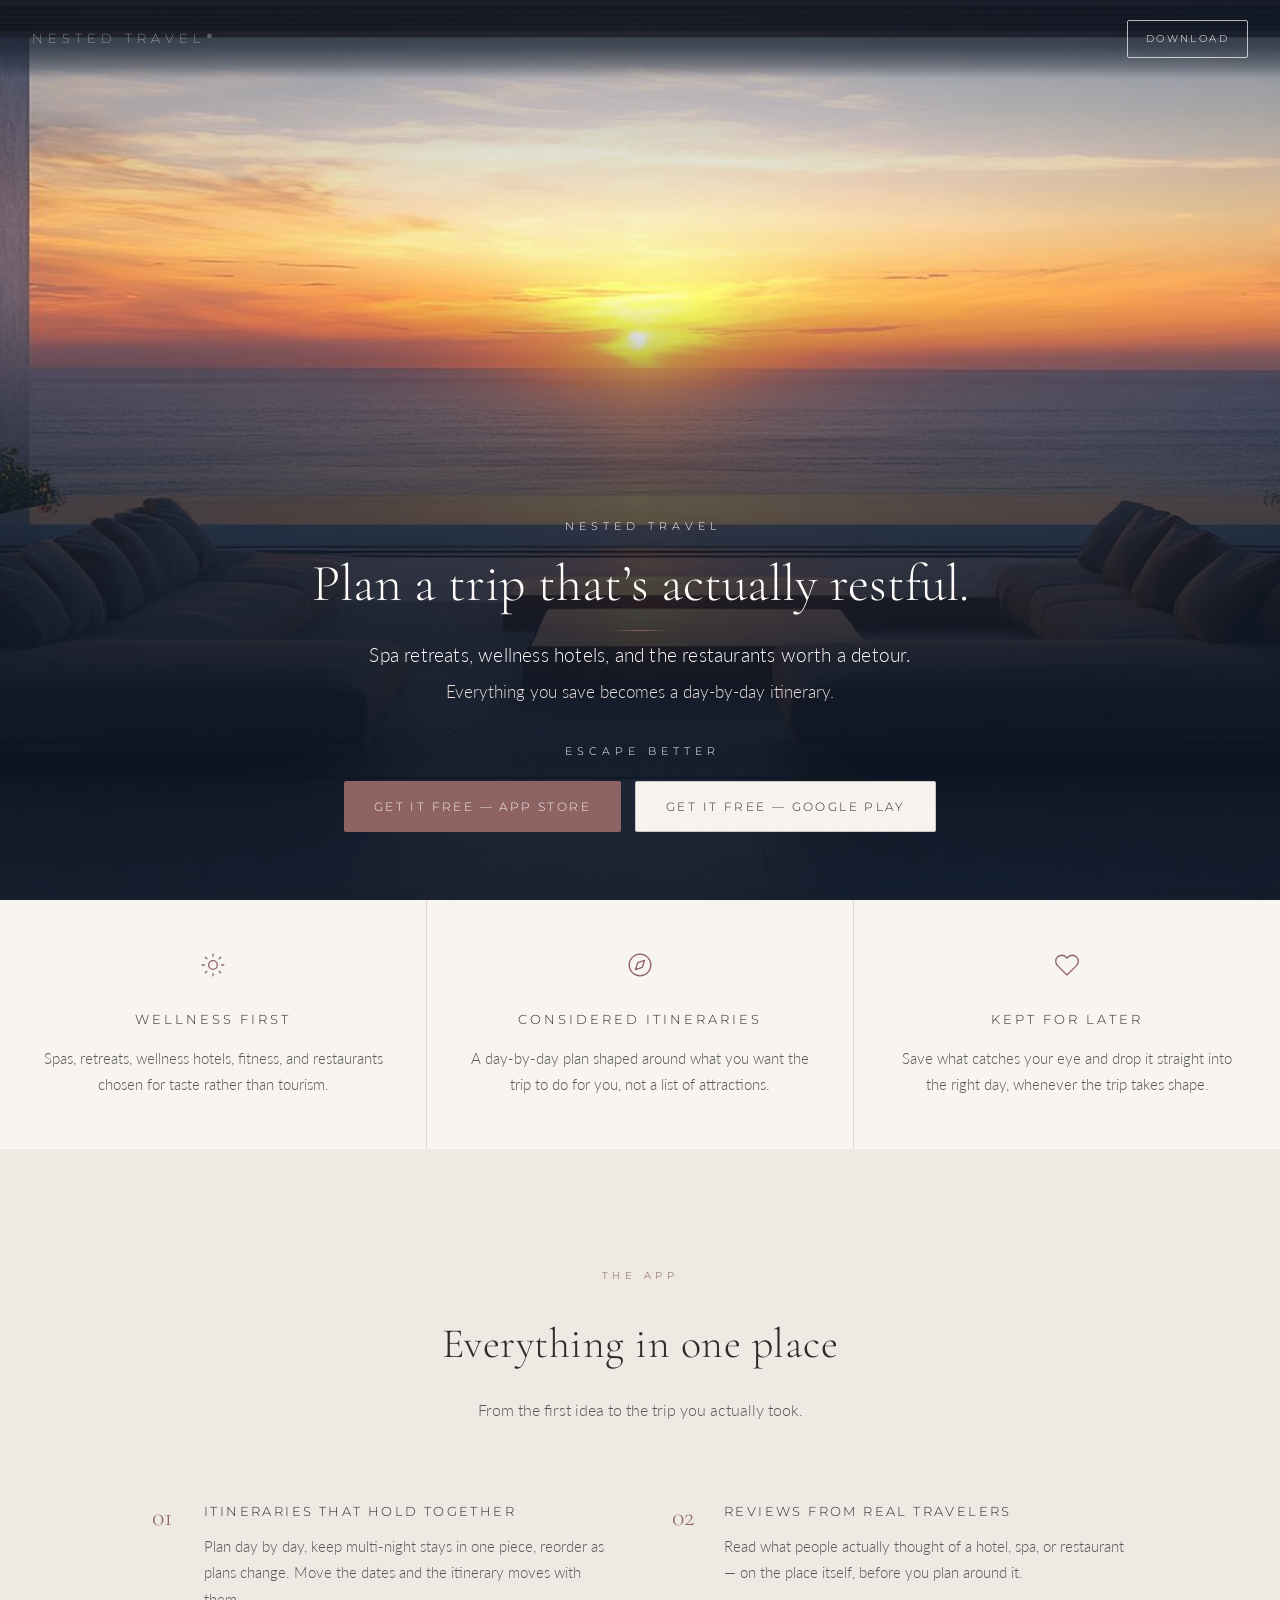
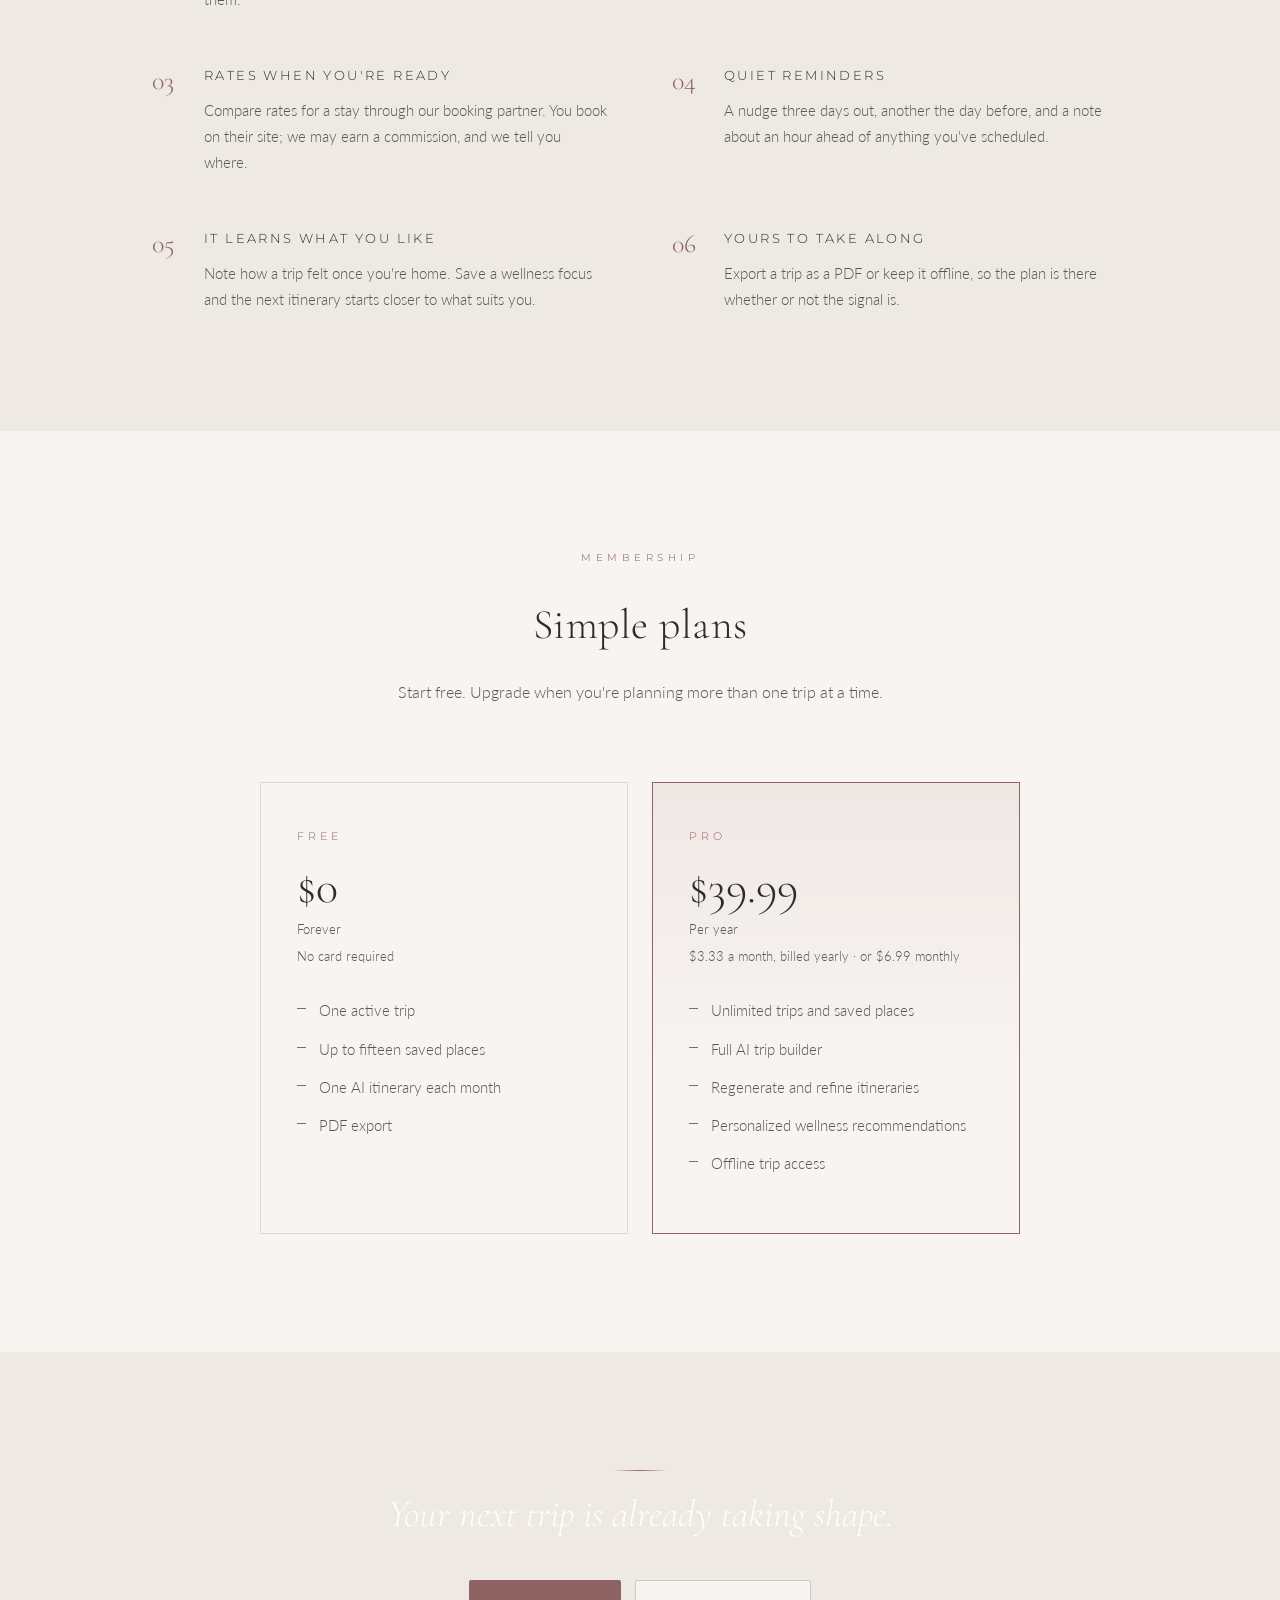
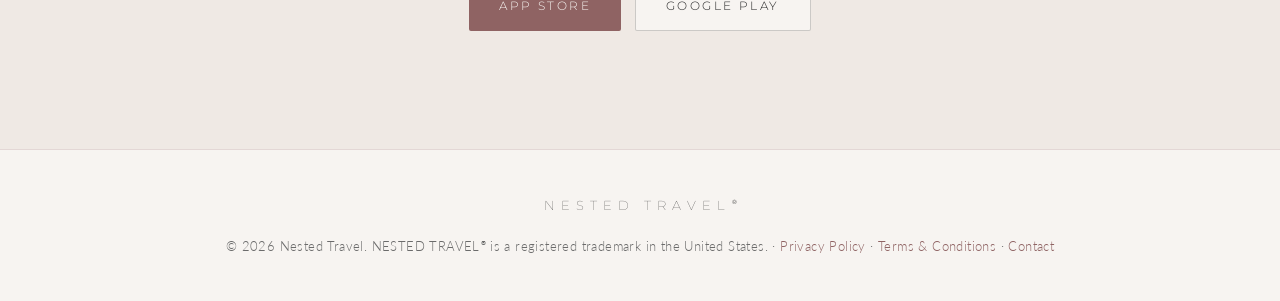
<file: index.html>
<!DOCTYPE html>
<html lang="en">
<head>
  <meta charset="UTF-8">
  <meta name="viewport" content="width=device-width, initial-scale=1.0">
  <title>Nested Travel — Wellness Trip &amp; Spa Planner</title>
  <meta name="description" content="Your wellness trip planner: discover boutique spa retreats, wellness hotels, and standout restaurants — then build calm, personalized itineraries for every escape.">
  <meta property="og:title" content="Nested Travel — Wellness Trip &amp; Spa Planner">
  <meta property="og:description" content="Discover spa retreats, wellness hotels, and standout restaurants — then build calm, personalized itineraries for every escape.">
  <meta property="og:type" content="website">
  <meta property="og:url" content="https://nestedtravel.com/">
  <meta name="twitter:card" content="summary_large_image">
  <meta name="theme-color" content="#F7F4F1">
  <link rel="preconnect" href="https://fonts.googleapis.com">
  <link rel="preconnect" href="https://fonts.gstatic.com" crossorigin>
  <link href="https://fonts.googleapis.com/css2?family=Cormorant+Garamond:ital,wght@0,300;0,400;1,300&family=Montserrat:wght@100;200;300&family=Lato:wght@300;400&display=swap" rel="stylesheet">
  <style>
    /* Dark expression of the app's rose palette. The product UI is light; this
       is the same brand rendered for evening rather than morning — the rose
       family, the Montserrat mark, and the spacing all carry over. */
    :root {
      --paper:      #F7F4F1;   /* warm off-white, in the Aman/Oura register */
      --paper-soft: #EFE9E4;   /* banded sections */
      --paper-deep: #E8E0DA;
      --ink:        #2D2D2D;   /* the app's own textPrimary */
      --ink-soft:   #595959;   /* the app's textSecondary */
      --ink-light:  #6B6B6B;
      --blush:      #CBA5A5;   /* decorative only — too light for text */
      --blush-deep: #8F6363;   /* AA on paper at 4.9:1 — all text and CTAs */
      --hairline:   rgba(143, 99, 99, 0.20);
    }

    * { margin: 0; padding: 0; box-sizing: border-box; }
    html { scroll-behavior: smooth; -webkit-text-size-adjust: 100%; }

    body {
      font-family: 'Lato', -apple-system, BlinkMacSystemFont, sans-serif;
      font-weight: 300;
      font-size: 16px;
      line-height: 1.75;
      color: var(--ink-soft);
      background: var(--paper);
      -webkit-font-smoothing: antialiased;
      overflow-x: hidden;
    }

    /* Paper grain. Elegant serifs want a little tooth under them — a flat
       gradient is the cheapest-looking part of any dark page. Generated
       inline so there is no image request. */
    body::after {
      content: '';
      position: fixed;
      inset: 0;
      pointer-events: none;
      z-index: 9;
      mix-blend-mode: multiply;
      opacity: 0.035;   /* lighter touch on paper than it needed on dark */
      background-image: url("data:image/svg+xml,%3Csvg xmlns='http://www.w3.org/2000/svg' width='180' height='180'%3E%3Cfilter id='n'%3E%3CfeTurbulence type='fractalNoise' baseFrequency='0.85' numOctaves='3' stitchTiles='stitch'/%3E%3C/filter%3E%3Crect width='180' height='180' filter='url(%23n)'/%3E%3C/svg%3E");
    }

    /* ═══ HEADER ═══ */
    .site-header {
      position: fixed;
      top: 0; left: 0; right: 0;
      z-index: 20;
      display: flex;
      align-items: center;
      justify-content: space-between;
      padding: 20px 32px;
      /* The bar now stays clear for the whole hero, so its own scrim has to carry
         the white mark over the brightest part of the sky (worst case ~scrollY 190).
         Measured in scripts/contrast-check.py — do not lighten without re-running. */
      background: linear-gradient(180deg,
        rgba(13,24,38,0.68) 0%,
        rgba(13,24,38,0.58) 60%,
        rgba(13,24,38,0.28) 85%,
        rgba(13,24,38,0) 100%);
      transition: background 0.4s ease, backdrop-filter 0.4s ease, padding 0.4s ease;
    }
    .site-header.scrolled {
      background: rgba(247, 244, 241, 0.88);
      backdrop-filter: blur(14px);
      -webkit-backdrop-filter: blur(14px);
      border-bottom: 1px solid var(--hairline);
      padding: 14px 32px;
    }
    .site-header .mark {
      font-family: 'Montserrat', sans-serif;
      font-weight: 100;
      font-size: 13px;
      letter-spacing: 5px;
      text-transform: uppercase;
      color: #FFFCFA;
      text-decoration: none;
      transition: color 0.3s ease;
    }
    .header-cta {
      font-family: 'Montserrat', sans-serif;
      font-weight: 300;
      font-size: 10px;
      letter-spacing: 2.4px;
      text-transform: uppercase;
      color: #FFFCFA;
      text-decoration: none;
      border: 1px solid rgba(255,252,250,0.7);
      padding: 9px 18px;
      border-radius: 2px;
      transition: background 0.3s ease, color 0.3s ease, border-color 0.3s ease;
    }
    .header-cta:hover { background: rgba(255,252,250,0.94); color: var(--ink); }

    /* Once the bar turns to paper the mark and CTA have to turn with it —
       white on warm off-white is invisible. */
    .site-header.scrolled .mark { color: var(--ink); }
    .site-header.scrolled .header-cta {
      color: var(--ink);
      border-color: rgba(45, 45, 45, 0.55);   /* 3.29:1 — WCAG 1.4.11 non-text */
    }
    .site-header.scrolled .header-cta:hover {
      background: var(--ink);
      color: var(--paper);
      border-color: var(--ink);
    }


    .wrap { width: 100%; max-width: 1040px; margin: 0 auto; padding: 0 32px; }

    /* ── Hairline flourish ── */
    .rule {
      width: 56px; height: 1px;
      background: linear-gradient(90deg, transparent, var(--blush-deep), transparent);
      margin: 0 auto;
    }

    /* ═══ HERO ═══ */
    .hero {
      position: relative;
      overflow: hidden;
      min-height: 100svh;
      display: flex;
      flex-direction: column;
      align-items: center;
      justify-content: flex-end;
      text-align: center;
      padding: 120px 32px 68px;
    }
    /* The photograph sits in a frame TALLER than the hero and pulled upward, so
       the sun rides in the top third and the copy lands on the water and floor
       beneath it. `cover` inside that frame keeps it gapless at any aspect. */
    .hero::before {
      content: '';
      position: absolute;
      left: 0; right: 0;
      top: -22%; height: 122%;
      background-image:
        image-set(url('assets/hero-2400.jpg') 2x, url('assets/hero-1600.jpg') 1x);
      background-image:
        -webkit-image-set(url('assets/hero-2400.jpg') 2x, url('assets/hero-1600.jpg') 1x);
      background-size: cover;
      background-position: center 55%;
      pointer-events: none;
    }
    /* The scrim: aligned to the hero, clear across the sky, darkening from just
       above the copy down. Legibility comes from this rather than from bleaching
       the photograph — every element is measured in scripts/contrast-check.py. */
    .hero::after {
      content: '';
      position: absolute; inset: 0;
      background: linear-gradient(180deg,
        rgba(13,24,38,0.58) 0%,
        rgba(13,24,38,0.24) 9%,
        rgba(13,24,38,0.02) 24%,
        rgba(13,24,38,0.00) 33%,
        rgba(13,24,38,0.34) 43%,
        rgba(13,24,38,0.66) 55%,
        rgba(13,24,38,0.82) 72%,
        rgba(13,24,38,0.88) 100%);
      pointer-events: none;
    }

    .hero-copy { position: relative; z-index: 1; padding: 0; }
    .hero > * { position: relative; z-index: 1; }

    .eyebrow {
      font-family: 'Montserrat', sans-serif;
      font-weight: 300;
      font-size: 11px;
      position: relative;
      display: inline-block;
      letter-spacing: 5px;
      margin-right: -5px;
      text-transform: uppercase;
      color: #FFFFFF;
      margin-bottom: 18px;
    }
    /* The hero headline is a SENTENCE, not the wordmark — the nav bar already
       carries the wordmark, so spending the largest type on the brand name told
       a cold visitor nothing. Montserrat 100 at 14px tracking is a wordmark
       treatment: give it a sentence and it runs to three lines, lands on the
       sun, and pushes the second CTA below the fold. Cormorant sentence case
       holds two lines and keeps the sun clear. */
    .headline {
      font-family: 'Cormorant Garamond', Georgia, serif;
      font-weight: 300;
      font-size: clamp(30px, 7.4vw, 52px);
      letter-spacing: 0;
      color: #FFFCFA;
      line-height: 1.14;
      margin-bottom: 16px;
    }
    /* The brand slogan, set in the same treatment as the wordmark and sitting
       directly above the buttons. It reuses .eyebrow rather than restating the
       type spec, so the two can never drift apart. */
    .hero .tagline {
      margin-top: 6px;
      margin-bottom: 20px;
      color: #FFFCFA;
    }

    /* The hero slogan steps back to support the headline rather than compete
       with it. The closing section keeps the original italic display slogan. */
    .hero .slogan {
      font-family: 'Lato', system-ui, sans-serif;
      font-style: normal;
      font-size: clamp(15px, 2.2vw, 19px);
      line-height: 1.5;
      letter-spacing: 0.2px;
      max-width: 34em;
      margin: 10px auto 8px;
    }

    .slogan {
      font-family: 'Cormorant Garamond', Georgia, serif;
      font-weight: 300;
      font-style: italic;
      font-size: clamp(24px, 3.6vw, 38px);
      line-height: 1.35;
      color: #FFFCFA;
      max-width: 660px;
      margin: 18px auto 14px;
    }

    .lede {
      font-size: 17px;
      color: #EBE0DC;
      max-width: 500px;
      margin: 0 auto 28px;
      line-height: 1.75;
    }

    /* ═══ BUTTONS ═══ */
    .cta-row { display: flex; gap: 14px; flex-wrap: wrap; justify-content: center; }

    .cta {
      display: inline-flex;
      align-items: center;
      justify-content: center;
      gap: 10px;
      min-height: 48px;
      padding: 14px 30px;
      border-radius: 2px;                    /* sharp edges read more couture */
      font-family: 'Montserrat', sans-serif;
      font-weight: 300;
      font-size: 12px;
      letter-spacing: 2.4px;
      text-transform: uppercase;
      text-decoration: none;
      transition: background 0.35s ease, color 0.35s ease, border-color 0.35s ease;
    }
    .cta-solid { background: var(--blush-deep); color: var(--paper); }
    .cta-solid:hover { background: var(--ink); color: var(--paper); }
    .cta-fill { background: var(--paper); color: var(--ink); border: 1px solid rgba(45,45,45,0.22); }
    .cta-fill:hover { background: var(--ink); color: var(--paper); border-color: var(--ink); }
    .cta:focus-visible { outline: 1px solid var(--blush-deep); outline-offset: 4px; }

    /* ═══ SECTIONS ═══ */
    section { padding: 118px 0; }
    .band { background: var(--paper-soft); }

    .section-head { text-align: center; margin-bottom: 76px; }
    .section-title {
      font-family: 'Cormorant Garamond', Georgia, serif;
      font-weight: 300;
      font-size: clamp(28px, 4vw, 42px);
      color: var(--ink);
      letter-spacing: 0.5px;
      margin: 22px 0 16px;
    }
    .section-sub { font-size: 16px; color: var(--ink-soft); max-width: 520px; margin: 0 auto; }
    .kicker {
      font-family: 'Montserrat', sans-serif;
      font-weight: 300;
      font-size: 10px;
      letter-spacing: 4.5px;
      text-transform: uppercase;
      color: #7E5555;   /* 4.22:1 on the banded surface was a fail; this clears AA */
    }

    /* ═══ PILLARS ═══ */
    .pillars { display: grid; grid-template-columns: repeat(auto-fit, minmax(260px, 1fr)); gap: 1px; background: var(--hairline); }
    .pillar { background: var(--paper); padding: 52px 36px; text-align: center; transition: background 0.4s ease; }
    .pillar:hover { background: var(--paper-soft); }
    .pillar svg { width: 26px; height: 26px; color: var(--blush-deep); margin-bottom: 22px; }
    .pillar h3 {
      font-family: 'Montserrat', sans-serif;
      font-weight: 300;
      font-size: 13px;
      letter-spacing: 3px;
      text-transform: uppercase;
      color: var(--ink);
      margin-bottom: 14px;
    }
    .pillar p { font-size: 15px; color: var(--ink-soft); }

    /* ═══ DETAIL ROWS ═══ */
    .rows { display: grid; grid-template-columns: repeat(auto-fit, minmax(300px, 1fr)); gap: 52px 64px; }
    .row { display: flex; gap: 20px; align-items: flex-start; }
    .row-num {
      font-family: 'Cormorant Garamond', Georgia, serif;
      font-size: 26px;
      font-weight: 300;
      color: var(--blush-deep);
      line-height: 1;
      padding-top: 4px;
      min-width: 32px;
    }
    .row h3 {
      font-family: 'Montserrat', sans-serif;
      font-weight: 300;
      font-size: 13px;
      letter-spacing: 2.4px;
      text-transform: uppercase;
      color: var(--ink);
      margin-bottom: 10px;
    }
    .row p { font-size: 15px; color: var(--ink-soft); }

    /* ═══ PLANS ═══ */
    .plan-grid { display: grid; grid-template-columns: repeat(auto-fit, minmax(280px, 1fr)); gap: 24px; max-width: 760px; margin: 0 auto; }
    .plan { border: 1px solid var(--hairline); padding: 44px 36px; background: var(--paper); position: relative; }
    .plan.pro {
      border-color: var(--blush-deep);
      background: linear-gradient(180deg, rgba(203,165,165,0.16), transparent 62%), var(--paper);
    }
    .plan .tier {
      font-family: 'Montserrat', sans-serif;
      font-weight: 300;
      font-size: 11px;
      letter-spacing: 4px;
      text-transform: uppercase;
      color: var(--blush-deep);
      margin-bottom: 18px;
    }
    .plan .price {
      font-family: 'Cormorant Garamond', Georgia, serif;
      font-weight: 300;
      font-size: 46px;
      color: var(--ink);
      line-height: 1;
      margin-bottom: 8px;
    }
    /* Both cards run price / period / alt, so the two feature lists start at the
       same height. Pro needs the third line for the monthly alternative; Free
       carries one too rather than a spacer, so the grid stays honest. */
    .plan .period { font-size: 13px; color: var(--ink-soft); margin-bottom: 4px; }
    .plan .alt { font-size: 13px; color: var(--ink-soft); margin-bottom: 30px; }
    .plan ul { list-style: none; }
    .plan li { font-size: 15px; color: var(--ink-soft); padding-left: 22px; position: relative; margin-bottom: 12px; }
    .plan li::before {
      content: '';
      position: absolute; left: 0; top: 11px;
      width: 9px; height: 1px; background: var(--blush-deep);
    }

    /* ═══ CLOSING ═══ */
    .closing { text-align: center; }
    .closing .slogan { margin-bottom: 40px; }

    /* ═══ FOOTER ═══ */
    footer {
      border-top: 1px solid var(--hairline);
      text-align: center;
      padding: 44px 32px;
      font-size: 13px;
      color: var(--ink-light);
      letter-spacing: 0.4px;
    }
    footer a { color: var(--blush-deep); text-decoration: none; transition: color 0.3s ease; }
    footer a:hover { color: var(--ink); }
    .footer-mark {
      font-family: 'Montserrat', sans-serif;
      font-weight: 100;
      font-size: 13px;
      letter-spacing: 6px;
      text-transform: uppercase;
      color: var(--ink);
      margin-bottom: 18px;
    }

    @media (max-width: 640px) {
      .wrap { padding: 0 24px; }
      section { padding: 76px 0; }
      /* A phone crops this wide image to a narrow slice, so the copy lands on
         the sunset rather than the floor. Shift the crop down to the darker
         interior and deepen the falloff to match. */
      .hero {
        min-height: 100svh;
        padding: 96px 20px 48px;
      }
      .hero::before {
        top: -30%; height: 130%;
        background-position: center 55%;
        background-image: url('assets/hero-960.jpg');
      }
      .hero::after {
        background: linear-gradient(180deg,
          rgba(13,24,38,0.50) 0%,
          rgba(13,24,38,0.10) 14%,
          rgba(13,24,38,0.02) 30%,
          rgba(13,24,38,0.38) 42%,
          rgba(13,24,38,0.70) 55%,
          rgba(13,24,38,0.84) 74%,
          rgba(13,24,38,0.92) 100%);
      }
      .hero-copy { padding: 0; }
      .headline { font-size: clamp(26px, 7.2vw, 36px); }
      .eyebrow { font-size: 10px; letter-spacing: 3.4px; margin-right: -3.4px; }
      .slogan { font-size: clamp(20px, 5.6vw, 26px); }
      .lede { font-size: 15px; }
      .section-head { margin-bottom: 52px; }
      .cta-row { flex-direction: column; align-items: stretch; width: 100%; max-width: 320px; margin: 0 auto; }
      .pillar { padding: 42px 28px; }
      .rows { gap: 40px; }
      .plan { padding: 36px 28px; }
      .site-header { padding: 16px 22px; }
      .site-header.scrolled { padding: 12px 22px; }
      .site-header .mark { font-size: 11px; letter-spacing: 3.5px; }
    }

    /* Short phones (iPhone SE class): the copy block is ~60% of the viewport,
       which pushes it back up onto the sun. Tighten the rhythm until it clears. */
    @media (max-width: 640px) and (max-height: 800px) {
      .hero { padding: 76px 20px 36px; }
      .eyebrow { margin-bottom: 12px; }
      .headline { margin-bottom: 12px; }
      .slogan { font-size: clamp(18px, 5.2vw, 21px); margin: 12px auto 10px; }
      .lede { font-size: 14px; line-height: 1.55; margin: 0 auto 20px; }
      /* The copy block is bottom-anchored, so every line added to the hero
         grows it UPWARD toward the sun. Tighten the slogan here or the block
         rides back onto the sun on short phones. */
      .hero .tagline { margin-top: 2px; margin-bottom: 12px; }
      .cta { min-height: 44px; padding: 11px 24px; }
      .cta-row { gap: 10px; }
    }

    /* Very short phones (320x568 class): raise the crop further still. */
    @media (max-width: 640px) and (max-height: 620px) {
      .hero { padding: 64px 18px 30px; }
      .hero::before { top: -42%; height: 142%; }
      /* Bottom-anchored copy: on a 360x600 the block was clearing the sun by a
         single pixel once 'Escape Better' was added. Tighten the whole stack,
         not just the new line, so there is a real margin here. */
      .hero .tagline { margin-top: 0; margin-bottom: 8px; }
      .hero .slogan  { margin: 8px auto 6px; }
      .hero .lede    { margin: 0 auto 12px; }
    }

    @media (prefers-reduced-motion: reduce) {
      html { scroll-behavior: auto; }
      * { transition: none !important; }
    }
  </style>
</head>
<body>

  <svg width="0" height="0" style="position:absolute" aria-hidden="true" focusable="false"><defs>
    <g id="i-sun"><circle cx="12" cy="12" r="4"/><path d="M12 2v2M12 20v2M4.9 4.9l1.4 1.4M17.7 17.7l1.4 1.4M2 12h2M20 12h2M6.3 17.7l-1.4 1.4M19.1 4.9l-1.4 1.4"/></g>
    <g id="i-compass"><circle cx="12" cy="12" r="10"/><path d="M16.2 7.8l-2.1 6.3-6.3 2.1 2.1-6.3z"/></g>
    <g id="i-heart"><path d="M20.8 4.6a5.5 5.5 0 0 0-7.8 0L12 5.7l-1-1.1a5.5 5.5 0 0 0-7.8 7.8l1 1.1L12 21.2l7.8-7.7 1-1.1a5.5 5.5 0 0 0 0-7.8z"/></g>
  </defs></svg>

  <nav class="site-header" id="siteHeader">
    <a class="mark" href="#top">Nested Travel<sup style="font-size:.45em;line-height:0;letter-spacing:0;font-weight:400;margin-left:1px">&reg;</sup></a>
    <a class="header-cta" href="https://apps.apple.com/app/apple-store/id6758023174?pt=128414920&amp;ct=site_header&amp;mt=8">Download</a>
  </nav>

  <main id="top">
    <!-- ═══ HERO ═══ -->
    <header class="hero">
      <div class="hero-copy">
        <p class="eyebrow">Nested Travel</p>
        <h1 class="headline">Plan a trip that&rsquo;s actually restful.</h1>
        <div class="rule"></div>
        <p class="slogan">Spa retreats, wellness hotels, and the restaurants worth a detour.</p>
        <p class="lede">Everything you save becomes a day-by-day itinerary.</p>
        <p class="eyebrow tagline">Escape Better</p>
        <div class="cta-row">
          <a class="cta cta-solid" href="https://apps.apple.com/app/apple-store/id6758023174?pt=128414920&amp;ct=site_hero&amp;mt=8">Get it free &mdash; App Store</a>
          <a class="cta cta-fill" href="https://play.google.com/store/apps/details?id=com.nestedtravel.app&amp;referrer=utm_source%3Dnestedtravel.com%26utm_medium%3Dwebsite%26utm_campaign%3Dsite_hero">Get it free &mdash; Google Play</a>
        </div>
      </div>

    </header>

    <!-- ═══ PILLARS ═══ -->
    <section style="padding:0;">
      <div class="pillars">
        <div class="pillar">
          <svg viewBox="0 0 24 24" fill="none" stroke="currentColor" stroke-width="1.2" stroke-linecap="round" stroke-linejoin="round" aria-hidden="true"><use href="#i-sun"/></svg>
          <h3>Wellness First</h3>
          <p>Spas, retreats, wellness hotels, fitness, and restaurants chosen for taste rather than tourism.</p>
        </div>
        <div class="pillar">
          <svg viewBox="0 0 24 24" fill="none" stroke="currentColor" stroke-width="1.2" stroke-linecap="round" stroke-linejoin="round" aria-hidden="true"><use href="#i-compass"/></svg>
          <h3>Considered Itineraries</h3>
          <p>A day-by-day plan shaped around what you want the trip to do for you, not a list of attractions.</p>
        </div>
        <div class="pillar">
          <svg viewBox="0 0 24 24" fill="none" stroke="currentColor" stroke-width="1.2" stroke-linecap="round" stroke-linejoin="round" aria-hidden="true"><use href="#i-heart"/></svg>
          <h3>Kept For Later</h3>
          <p>Save what catches your eye and drop it straight into the right day, whenever the trip takes shape.</p>
        </div>
      </div>
    </section>

    <!-- ═══ INSIDE ═══ -->
    <section class="band">
      <div class="wrap">
        <div class="section-head">
          <p class="kicker">The App</p>
          <h2 class="section-title">Everything in one place</h2>
          <p class="section-sub">From the first idea to the trip you actually took.</p>
        </div>

        <div class="rows">
          <div class="row">
            <div class="row-num">01</div>
            <div>
              <h3>Itineraries That Hold Together</h3>
              <p>Plan day by day, keep multi-night stays in one piece, reorder as plans change. Move the dates and the itinerary moves with them.</p>
            </div>
          </div>
          <div class="row">
            <div class="row-num">02</div>
            <div>
              <h3>Reviews From Real Travelers</h3>
              <p>Read what people actually thought of a hotel, spa, or restaurant &mdash; on the place itself, before you plan around it.</p>
            </div>
          </div>
          <div class="row">
            <div class="row-num">03</div>
            <div>
              <h3>Rates When You're Ready</h3>
              <p>Compare rates for a stay through our booking partner. You book on their site; we may earn a commission, and we tell you where.</p>
            </div>
          </div>
          <div class="row">
            <div class="row-num">04</div>
            <div>
              <h3>Quiet Reminders</h3>
              <p>A nudge three days out, another the day before, and a note about an hour ahead of anything you've scheduled.</p>
            </div>
          </div>
          <div class="row">
            <div class="row-num">05</div>
            <div>
              <h3>It Learns What You Like</h3>
              <p>Note how a trip felt once you're home. Save a wellness focus and the next itinerary starts closer to what suits you.</p>
            </div>
          </div>
          <div class="row">
            <div class="row-num">06</div>
            <div>
              <h3>Yours To Take Along</h3>
              <p>Export a trip as a PDF or keep it offline, so the plan is there whether or not the signal is.</p>
            </div>
          </div>
        </div>
      </div>
    </section>

    <!-- ═══ PLANS ═══ -->
    <section>
      <div class="wrap">
        <div class="section-head">
          <p class="kicker">Membership</p>
          <h2 class="section-title">Simple plans</h2>
          <p class="section-sub">Start free. Upgrade when you're planning more than one trip at a time.</p>
        </div>

        <div class="plan-grid">
          <div class="plan">
            <p class="tier">Free</p>
            <p class="price">$0</p>
            <p class="period">Forever</p>
            <p class="alt">No card required</p>
            <ul>
              <li>One active trip</li>
              <li>Up to fifteen saved places</li>
              <li>One AI itinerary each month</li>
              <li>PDF export</li>
            </ul>
          </div>
          <div class="plan pro">
            <p class="tier">Pro</p>
            <p class="price">$39.99</p>
            <p class="period">Per year</p>
            <p class="alt">$3.33 a month, billed yearly &middot; or $6.99 monthly</p>
            <ul>
              <li>Unlimited trips and saved places</li>
              <li>Full AI trip builder</li>
              <li>Regenerate and refine itineraries</li>
              <li>Personalized wellness recommendations</li>
              <li>Offline trip access</li>
            </ul>
          </div>
        </div>
      </div>
    </section>

    <!-- ═══ CLOSING ═══ -->
    <section class="band closing">
      <div class="wrap">
        <div class="rule"></div>
        <p class="slogan">Your next trip is already taking shape.</p>
        <div class="cta-row">
          <a class="cta cta-solid" href="https://apps.apple.com/app/apple-store/id6758023174?pt=128414920&amp;ct=site_closing&amp;mt=8">App Store</a>
          <a class="cta cta-fill" href="https://play.google.com/store/apps/details?id=com.nestedtravel.app&amp;referrer=utm_source%3Dnestedtravel.com%26utm_medium%3Dwebsite%26utm_campaign%3Dsite_closing">Google Play</a>
        </div>
      </div>
    </section>
  </main>

  <footer>
    <p class="footer-mark">Nested Travel<sup style="font-size:.45em;line-height:0;letter-spacing:0;font-weight:400;margin-left:1px">&reg;</sup></p>
    &copy; 2026 Nested Travel. NESTED TRAVEL<sup style="font-size:.45em;line-height:0;letter-spacing:0;font-weight:400;margin-left:1px">&reg;</sup> is a registered trademark in the United States. &middot;
    <a href="/privacy.html">Privacy Policy</a> &middot;
    <a href="/terms.html">Terms &amp; Conditions</a> &middot;
    <a href="mailto:support@nestedtravel.com">Contact</a>
  </footer>

  <script>
    // The bar stays clear over the photograph and only turns to paper once the
    // hero image has scrolled up past it. Measured rather than a fixed offset:
    // the hero is svh-based, so its height moves with the viewport.
    (function () {
      var h = document.getElementById('siteHeader');
      var hero = document.querySelector('.hero');
      var threshold = 0;

      function measure() {
        // Measure the header at its UNSCROLLED height, so the threshold does not
        // depend on the class we are about to toggle (that would oscillate).
        var was = h.classList.contains('scrolled');
        if (was) h.classList.remove('scrolled');
        var headerH = h.offsetHeight;
        if (was) h.classList.add('scrolled');
        threshold = Math.max(0, hero.offsetHeight - headerH);
      }

      function onScroll() {
        h.classList.toggle('scrolled', window.scrollY > threshold);
      }

      addEventListener('scroll', onScroll, { passive: true });
      addEventListener('resize', function () { measure(); onScroll(); });
      measure();
      onScroll();
    })();
  </script>
  <script type="module" src="assets/analytics.js"></script>
</body>
</html>
</file>
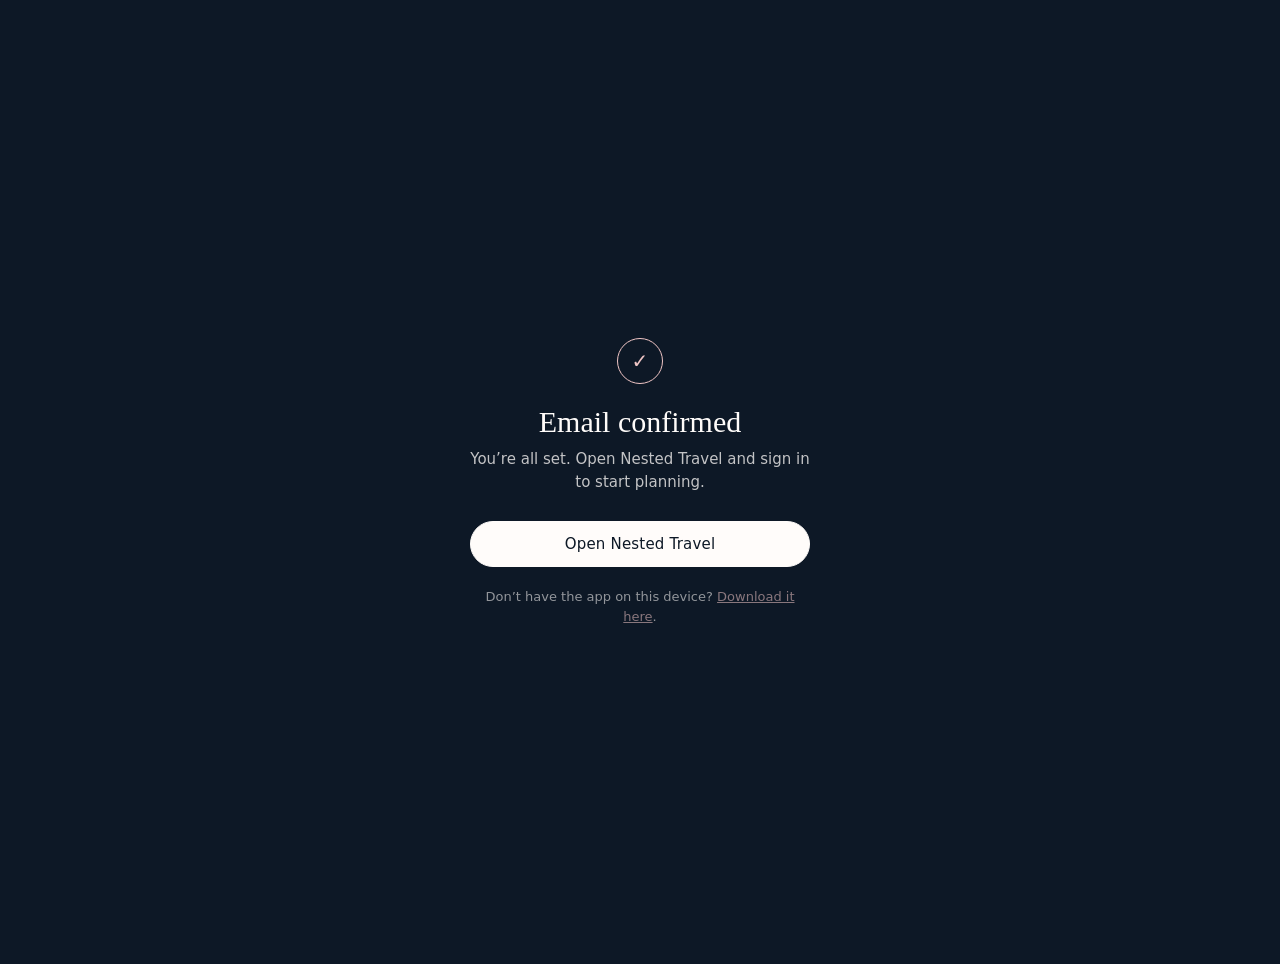
<file: confirmed/index.html>
<!DOCTYPE html>
<html lang="en">
<head>
<meta charset="utf-8">
<meta name="viewport" content="width=device-width, initial-scale=1">
<meta name="robots" content="noindex">
<title>Nested Travel — Email confirmed</title>
<!--
  Where the signup confirmation link lands.

  Why this exists: Supabase redirects to `site_url` after it verifies the
  confirmation token, and site_url was still 'http://localhost:3000'. The
  account really was confirmed and then the phone tried to open localhost and
  failed — so every person who did what the email asked hit an error page as
  their first experience of the product. Of four real email signups between
  2026-06 and 2026-09, two confirmed and never signed in.

  The redirect happens AFTER server-side verification, so by the time anyone
  reads this page their email is already confirmed. This page's whole job is to
  say so and point back at the app.

  Two rules, same as /get:
   1. No auto-launch. Opening nestedtravel:// on load shows an OS error dialog
      when the app is not installed; the deep link is a button the visitor taps.
   2. It works with no JS. The links below are real anchors.
-->
<style>
  :root { color-scheme: light; }
  body { margin:0; min-height:100svh; display:flex; align-items:center; justify-content:center;
         background:#0D1826; color:#FFFCFA; text-align:center;
         font-family:'Lato',system-ui,-apple-system,sans-serif; padding:32px; }
  .wrap { max-width:340px; width:100%; }
  .mark { width:44px; height:44px; border-radius:50%; border:1px solid #EFC5C5;
          display:flex; align-items:center; justify-content:center; margin:0 auto 20px;
          font-size:20px; color:#EFC5C5; line-height:1; }
  h1 { font-family:'Cormorant Garamond',Georgia,serif; font-weight:300; font-size:30px;
       line-height:1.2; margin:0 0 8px; }
  p { font-size:15px; line-height:1.5; opacity:.75; margin:0 0 28px; }
  a.cta { display:block; padding:13px 24px; min-height:44px; box-sizing:border-box;
          border-radius:999px; text-decoration:none; font-size:15px; letter-spacing:.2px;
          border:1px solid #FFFCFA; margin-bottom:10px; }
  a.solid { background:#FFFCFA; color:#0D1826; }
  .foot { font-size:13px; opacity:.55; margin:20px 0 0; }
  .foot a { color:#EFC5C5; }
</style>
</head>
<body>
  <div class="wrap">
    <div class="mark" aria-hidden="true">&check;</div>
    <h1>Email confirmed</h1>
    <p>You&rsquo;re all set. Open Nested Travel and sign in to start planning.</p>
    <a class="cta solid" id="open" href="nestedtravel://">Open Nested Travel</a>
    <p class="foot">Don&rsquo;t have the app on this device?
      <a href="/get?src=confirm_email">Download it here</a>.</p>
  </div>
<script>
(function () {
  var TOKEN = '1ff8234e791a39eab221d72771b654a0';
  var LIVE_HOSTS = ['nestedtravel.com', 'www.nestedtravel.com'];

  /* Same device-stamping as /get: this page never loads the Mixpanel SDK, so
     nothing would set $os/$browser and these rows would sit in the data with no
     platform at all. Same property names the SDK uses, so they line up with the
     rest of the site. */
  function browserOf(ua) {
    if (/Instagram/i.test(ua)) return 'Instagram In-App';
    if (/BytedanceWebview|musical_ly|TikTok/i.test(ua)) return 'TikTok In-App';
    if (/FBAN|FBAV/i.test(ua)) return 'Facebook In-App';
    if (/CriOS/i.test(ua)) return 'Chrome iOS';
    if (/EdgiOS|Edg\//i.test(ua)) return 'Edge';
    if (/FxiOS|Firefox/i.test(ua)) return 'Firefox';
    if (/Chrome/i.test(ua)) return 'Chrome';
    if (/Safari/i.test(ua)) return 'Safari';
    return 'Other';
  }
  function platformOf(ua, touch) {
    if (/android/i.test(ua)) return 'android';
    if (/iphone|ipad|ipod/i.test(ua)) return 'ios';
    if (/macintosh/i.test(ua) && touch > 1) return 'ios';
    return 'other';
  }
  function osOf(p, ua) {
    if (p === 'ios') return 'iOS';
    if (p === 'android') return 'Android';
    if (/Windows/i.test(ua)) return 'Windows';
    if (/Mac OS X/i.test(ua)) return 'Mac OS X';
    if (/Linux/i.test(ua)) return 'Linux';
    return 'Other';
  }
  function deviceOf(p, ua) {
    if (/iPad/i.test(ua)) return 'iPad';
    if (p === 'ios') return 'iPhone';
    if (p === 'android') return 'Android';
    return 'desktop';
  }

  if (LIVE_HOSTS.indexOf(location.hostname) === -1) return;

  /* Reuse the site's Mixpanel identity when there is one, so someone who
     browsed the site and later confirmed an email is one person, not two. */
  function distinctId() {
    try {
      var raw = localStorage.getItem('mp_' + TOKEN + '_web');
      var id = raw && JSON.parse(raw).distinct_id;
      if (id) return id;
      var own = localStorage.getItem('nt_get_did');
      if (own) return own;
      var made = '$device:' + (crypto.randomUUID ? crypto.randomUUID()
                 : String(Date.now()) + Math.random().toString(16).slice(2));
      localStorage.setItem('nt_get_did', made);
      return made;
    } catch (e) { return '$device:nostorage'; }
  }

  var ua = navigator.userAgent || '';
  var platform = platformOf(ua, navigator.maxTouchPoints);
  var loadId = 'confirmed-' + (crypto.randomUUID ? crypto.randomUUID()
                : String(Date.now()) + Math.random().toString(16).slice(2));
  var common = {
    token: TOKEN, distinct_id: distinctId(), page: 'Confirmed',
    platform: 'web', surface: 'marketing-site',
    referrer: document.referrer || 'direct',
    time: Math.floor(Date.now() / 1000),
    $os: osOf(platform, ua), $browser: browserOf(ua), $device: deviceOf(platform, ua),
    $screen_width: (screen && screen.width) || undefined,
    $screen_height: (screen && screen.height) || undefined
  };
  function merge(extra) {
    var o = {}, k;
    for (k in common) if (common[k] !== undefined) o[k] = common[k];
    for (k in extra) o[k] = extra[k];
    return o;
  }

  /* Blob carrying the urlencoded content type, never FormData — sendBeacon with
     a FormData posts multipart, which /track rejects with HTTP 200 and a body of
     "0". A beacon cannot read a response, so that failure is silent. */
  function send(batch) {
    try {
      var payload = btoa(unescape(encodeURIComponent(JSON.stringify(batch))));
      var endpoint = 'https://api-js.mixpanel.com/track/?ip=0';
      var body = 'data=' + encodeURIComponent(payload);
      var sent = false;
      if (navigator.sendBeacon) {
        sent = navigator.sendBeacon(endpoint,
          new Blob([body], { type: 'application/x-www-form-urlencoded' }));
      }
      if (!sent) { new Image().src = endpoint + '&data=' + encodeURIComponent(payload); }
    } catch (e) { /* measurement must never break the page */ }
  }

  /* The denominator: how many people actually complete email confirmation.
     Nothing has ever measured this step — it was invisible on both sides. */
  send([{ event: 'Web: Page View', properties: merge({
    path: location.pathname, $insert_id: loadId + '-pv' }) }]);

  var open = document.getElementById('open');
  if (open) {
    open.addEventListener('click', function () {
      send([{ event: 'Web: App Open Tapped', properties: merge({
        placement: 'confirmed', $insert_id: loadId + '-open' }) }]);
    });
  }
})();
</script>
</body>
</html>
</file>
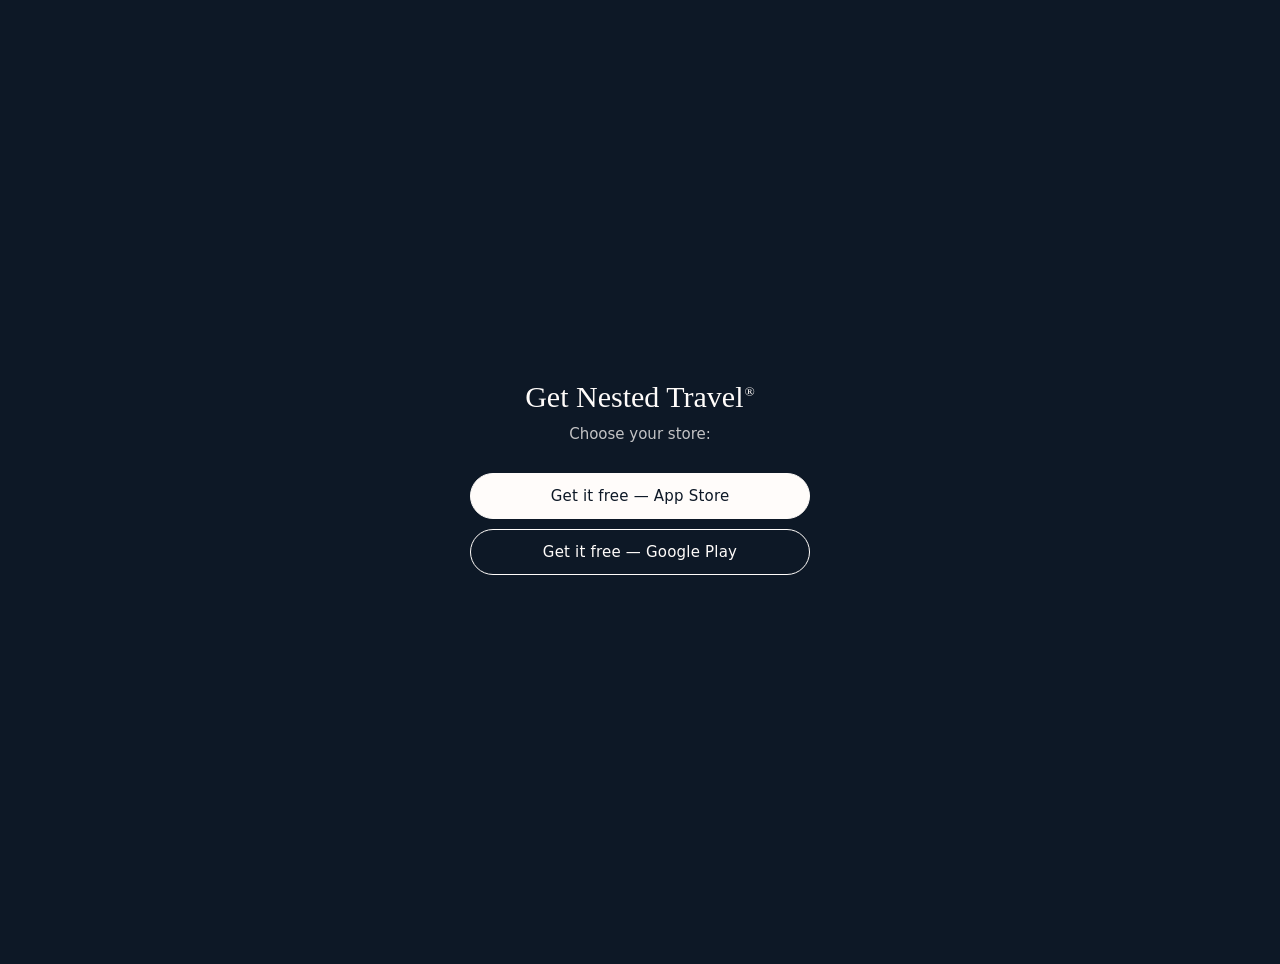
<file: get/index.html>
<!DOCTYPE html>
<html lang="en">
<head>
<meta charset="utf-8">
<meta name="viewport" content="width=device-width, initial-scale=1">
<meta name="robots" content="noindex">
<title>Nested Travel — Get the app</title>
<!--
  One link that goes straight to the right store.

  Why this exists: a post says "link in bio", the bio pointed at the site, and
  the site asked for a SECOND tap to reach a store. Over 2026-08-22..09-04
  Instagram sent 283 visitors to the site and 11 of them reached a store — the
  hop cost ~96% of the people who did exactly what the post asked.

  Two rules here, both load-bearing:
   1. Nothing blocks the redirect. The Mixpanel SDK is an ESM import off a CDN;
      waiting for it would trade one hop for another. We post one beacon to
      Mixpanel's HTTP endpoint and forward in the same tick.
   2. It still works with no JS. The two store links below are real anchors, so
      a blocked script degrades to a chooser rather than a dead end.

  Usage: /get?src=ig_bio  — src flows into Apple's `ct` and Play's `referrer`
  so App Store Connect and Play Console can tell your posts apart.
-->
<style>
  :root { color-scheme: light; }
  body { margin:0; min-height:100svh; display:flex; align-items:center; justify-content:center;
         background:#0D1826; color:#FFFCFA; text-align:center;
         font-family:'Lato',system-ui,-apple-system,sans-serif; padding:32px; }
  .wrap { max-width:340px; width:100%; }
  h1 { font-family:'Cormorant Garamond',Georgia,serif; font-weight:300; font-size:30px;
       line-height:1.2; margin:0 0 8px; }
  p { font-size:15px; line-height:1.5; opacity:.75; margin:0 0 28px; }
  a.cta { display:block; padding:13px 24px; min-height:44px; box-sizing:border-box;
          border-radius:999px; text-decoration:none; font-size:15px; letter-spacing:.2px;
          border:1px solid #FFFCFA; margin-bottom:10px; }
  a.solid { background:#FFFCFA; color:#0D1826; }
  a.fill  { color:#FFFCFA; }
</style>
</head>
<body>
  <div class="wrap">
    <h1>Get Nested Travel<sup style="font-size:.45em;line-height:0;letter-spacing:0;font-weight:400;margin-left:1px">&reg;</sup></h1>
    <p>Taking you to your app store&hellip;</p>
    <a class="cta solid" id="ios"     href="https://apps.apple.com/app/apple-store/id6758023174?pt=128414920&amp;ct=get&amp;mt=8">Get it free &mdash; App Store</a>
    <a class="cta fill"  id="android" href="https://play.google.com/store/apps/details?id=com.nestedtravel.app&amp;referrer=utm_source%3Dnestedtravel.com%26utm_medium%3Dshortlink%26utm_campaign%3Dget">Get it free &mdash; Google Play</a>
  </div>
<script>
(function () {
  var TOKEN = '1ff8234e791a39eab221d72771b654a0';
  var APPLE_ID = '6758023174', APPLE_PT = '128414920';
  var PLAY_PKG = 'com.nestedtravel.app';
  var LIVE_HOSTS = ['nestedtravel.com', 'www.nestedtravel.com'];

  /* Apple caps `ct` at 40 chars; keep both stores on the same tag so the two
     consoles can be read side by side. */
  function cleanSrc(raw) {
    return (raw || 'direct').replace(/[^A-Za-z0-9_-]/g, '').slice(0, 40) || 'direct';
  }

  /* iPadOS 13+ reports a Mac UA in desktop-mode Safari; touch points is the
     only reliable tell. Exposed for testing — see __ntTarget below. */
  function platformOf(ua, maxTouchPoints) {
    if (/android/i.test(ua)) return 'android';
    if (/iphone|ipad|ipod/i.test(ua)) return 'ios';
    if (/macintosh/i.test(ua) && maxTouchPoints > 1) return 'ios';
    return 'other';
  }

  /* Device detail. The site's pages get this free from the Mixpanel SDK, but
     this page never loads the SDK (it would delay the redirect), so nothing was
     stamped and every /get event landed with no $os at all — you could only
     infer the platform from which store it forwarded to. Set them by hand,
     using the same property names the SDK uses so /get rows sit alongside the
     rest of the site's data. */
  function browserOf(ua) {
    if (/Instagram/i.test(ua)) return 'Instagram In-App';
    if (/BytedanceWebview|musical_ly|TikTok/i.test(ua)) return 'TikTok In-App';
    if (/FBAN|FBAV/i.test(ua)) return 'Facebook In-App';
    if (/CriOS/i.test(ua)) return 'Chrome iOS';
    if (/EdgiOS|Edg\//i.test(ua)) return 'Edge';
    if (/FxiOS|Firefox/i.test(ua)) return 'Firefox';
    if (/Chrome/i.test(ua)) return 'Chrome';
    if (/Safari/i.test(ua)) return 'Safari';
    return 'Other';
  }
  function osOf(platform, ua) {
    if (platform === 'ios') return 'iOS';
    if (platform === 'android') return 'Android';
    if (/Windows/i.test(ua)) return 'Windows';
    if (/Mac OS X/i.test(ua)) return 'Mac OS X';
    if (/Linux/i.test(ua)) return 'Linux';
    return 'Other';
  }
  function deviceOf(platform, ua) {
    if (/iPad/i.test(ua)) return 'iPad';
    if (platform === 'ios') return 'iPhone';
    if (platform === 'android') return 'Android';
    return 'desktop';
  }

  function storeUrl(platform, src) {
    if (platform === 'ios') {
      return 'https://apps.apple.com/app/apple-store/id' + APPLE_ID +
             '?pt=' + APPLE_PT + '&ct=' + encodeURIComponent(src) + '&mt=8';
    }
    if (platform === 'android') {
      var ref = encodeURIComponent(
        'utm_source=nestedtravel.com&utm_medium=shortlink&utm_campaign=' + src);
      return 'https://play.google.com/store/apps/details?id=' + PLAY_PKG + '&referrer=' + ref;
    }
    return null;
  }

  window.__ntTarget = function (ua, touch, src) {
    var p = platformOf(ua, touch);
    return { platform: p, url: storeUrl(p, cleanSrc(src)) };
  };

  var params = new URLSearchParams(location.search);
  var src = cleanSrc(params.get('src'));
  var platform = platformOf(navigator.userAgent, navigator.maxTouchPoints);
  var url = storeUrl(platform, src);

  /* Keep the visible links in step with the tag, so the no-JS/desktop chooser
     is attributed too rather than reporting a bare 'get'. */
  var ios = document.getElementById('ios'), and = document.getElementById('android');
  if (ios) ios.href = storeUrl('ios', src);
  if (and) and.href = storeUrl('android', src);
  if (!url) document.querySelector('p').textContent = 'Choose your store:';

  /* Only the live site reports — mirrors assets/analytics.js so local preview
     never lands in the production project. */
  if (LIVE_HOSTS.indexOf(location.hostname) === -1) { if (url) location.replace(url); return; }

  /* Reuse the site's Mixpanel identity when the visitor already has one, so a
     person who browsed the site and later used this link is one user, not two. */
  function distinctId() {
    try {
      var raw = localStorage.getItem('mp_' + TOKEN + '_web');
      var id = raw && JSON.parse(raw).distinct_id;
      if (id) return id;
      var own = localStorage.getItem('nt_get_did');
      if (own) return own;
      var made = '$device:' + (crypto.randomUUID ? crypto.randomUUID()
                 : String(Date.now()) + Math.random().toString(16).slice(2));
      localStorage.setItem('nt_get_did', made);
      return made;
    } catch (e) { return '$device:nostorage'; }
  }

  /* One beacon, both events, then go. `Web: Page View` gives the denominator —
     without it a failed redirect is invisible. sendBeacon survives the
     navigation; the img fallback covers browsers that block it. */
  try {
    var ua = navigator.userAgent || '';
    /* One id per page load; each event appends its own suffix below. Mixpanel
       dedupes on $insert_id, so a beacon delivered twice is stored once. */
    var loadId = 'get-' + (crypto.randomUUID ? crypto.randomUUID()
                  : String(Date.now()) + Math.random().toString(16).slice(2));
    var common = {
      token: TOKEN, distinct_id: distinctId(), src: src, page: 'Get',
      platform: 'web', surface: 'marketing-site',
      referrer: document.referrer || 'direct',
      /* Send the tap time. Without it Mixpanel stamps arrival time, and an
         in-app browser that suspends and flushes its queued beacons together
         lands them all on one second — which is exactly what happened on
         2026-09-05, 15 events sharing a timestamp. Seconds, per the /track
         contract. */
      time: Math.floor(Date.now() / 1000),
      $os: osOf(platform, ua),
      $browser: browserOf(ua),
      $device: deviceOf(platform, ua),
      $screen_width: (screen && screen.width) || undefined,
      $screen_height: (screen && screen.height) || undefined,
      utm_source: params.get('utm_source') || undefined,
      utm_medium: params.get('utm_medium') || undefined,
      utm_campaign: params.get('utm_campaign') || undefined
    };
    function merge(extra) {
      var o = {}, k;
      for (k in common) if (common[k] !== undefined) o[k] = common[k];
      for (k in extra) o[k] = extra[k];
      return o;
    }
    var batch = [
      { event: 'Web: Page View', properties: merge({
        path: location.pathname, $insert_id: loadId + '-pv' }) }
    ];
    if (url) {
      batch.push({ event: 'Web: Store Click', properties: merge({
        store: platform === 'ios' ? 'App Store' : 'Google Play',
        placement: 'get_redirect',
        label: 'shortlink',
        $insert_id: loadId + '-sc'
      })});
    }
    var payload = btoa(unescape(encodeURIComponent(JSON.stringify(batch))));
    var endpoint = 'https://api-js.mixpanel.com/track/?ip=0';
    var body = 'data=' + encodeURIComponent(payload);

    /* Send a Blob carrying the urlencoded content type, NOT a FormData.
       sendBeacon(url, FormData) posts multipart/form-data, which this endpoint
       rejects — it answers HTTP 200 with a body of "0", and a beacon cannot
       read a response, so the failure is completely silent. Verified against
       the live host 2026-09-04: multipart -> status 0, urlencoded -> status 1.
       application/x-www-form-urlencoded is CORS-safelisted, so no preflight. */
    var sent = false;
    if (navigator.sendBeacon) {
      sent = navigator.sendBeacon(endpoint,
        new Blob([body], { type: 'application/x-www-form-urlencoded' }));
    }
    if (!sent) { new Image().src = endpoint + '&data=' + encodeURIComponent(payload); }
  } catch (e) { /* never let measurement block the redirect */ }

  /* ChatGPT ads: OpenAI appends `oppref` to the ad's landing URL. Report the
     store click to its Conversions API through our edge function (the key
     can't live in a page, and the OpenAI pixel would delay the redirect).
     Only ad clicks carry an oppref, so IG/TikTok traffic never sends this.
     text/plain is CORS-safelisted — no preflight, so the beacon survives the
     navigation. The event id matches Mixpanel's Store Click insert id. */
  var oppref = params.get('oppref');
  function reportAdClick() {
    if (!oppref) return;
    try {
      var adBody = JSON.stringify({
        event_id: (typeof loadId === 'string' ? loadId : 'get-' + Date.now()) + '-sc',
        oppref: oppref,
        source_url: location.href,
        timestamp_ms: Date.now()
      });
      navigator.sendBeacon && navigator.sendBeacon(
        'https://paunolxlafszdjvijgcn.supabase.co/functions/v1/openai-ads-forward',
        new Blob([adBody], { type: 'text/plain' }));
    } catch (e) { /* never let measurement block the redirect */ }
  }

  if (url) { reportAdClick(); location.replace(url); return; }

  /* Desktop: no auto-redirect, so the conversion is the tap on a store button. */
  var reported = false;
  [ios, and].forEach(function (a) {
    if (a) a.addEventListener('click', function () {
      if (!reported) { reported = true; reportAdClick(); }
    });
  });
})();
</script>
</body>
</html>
</file>
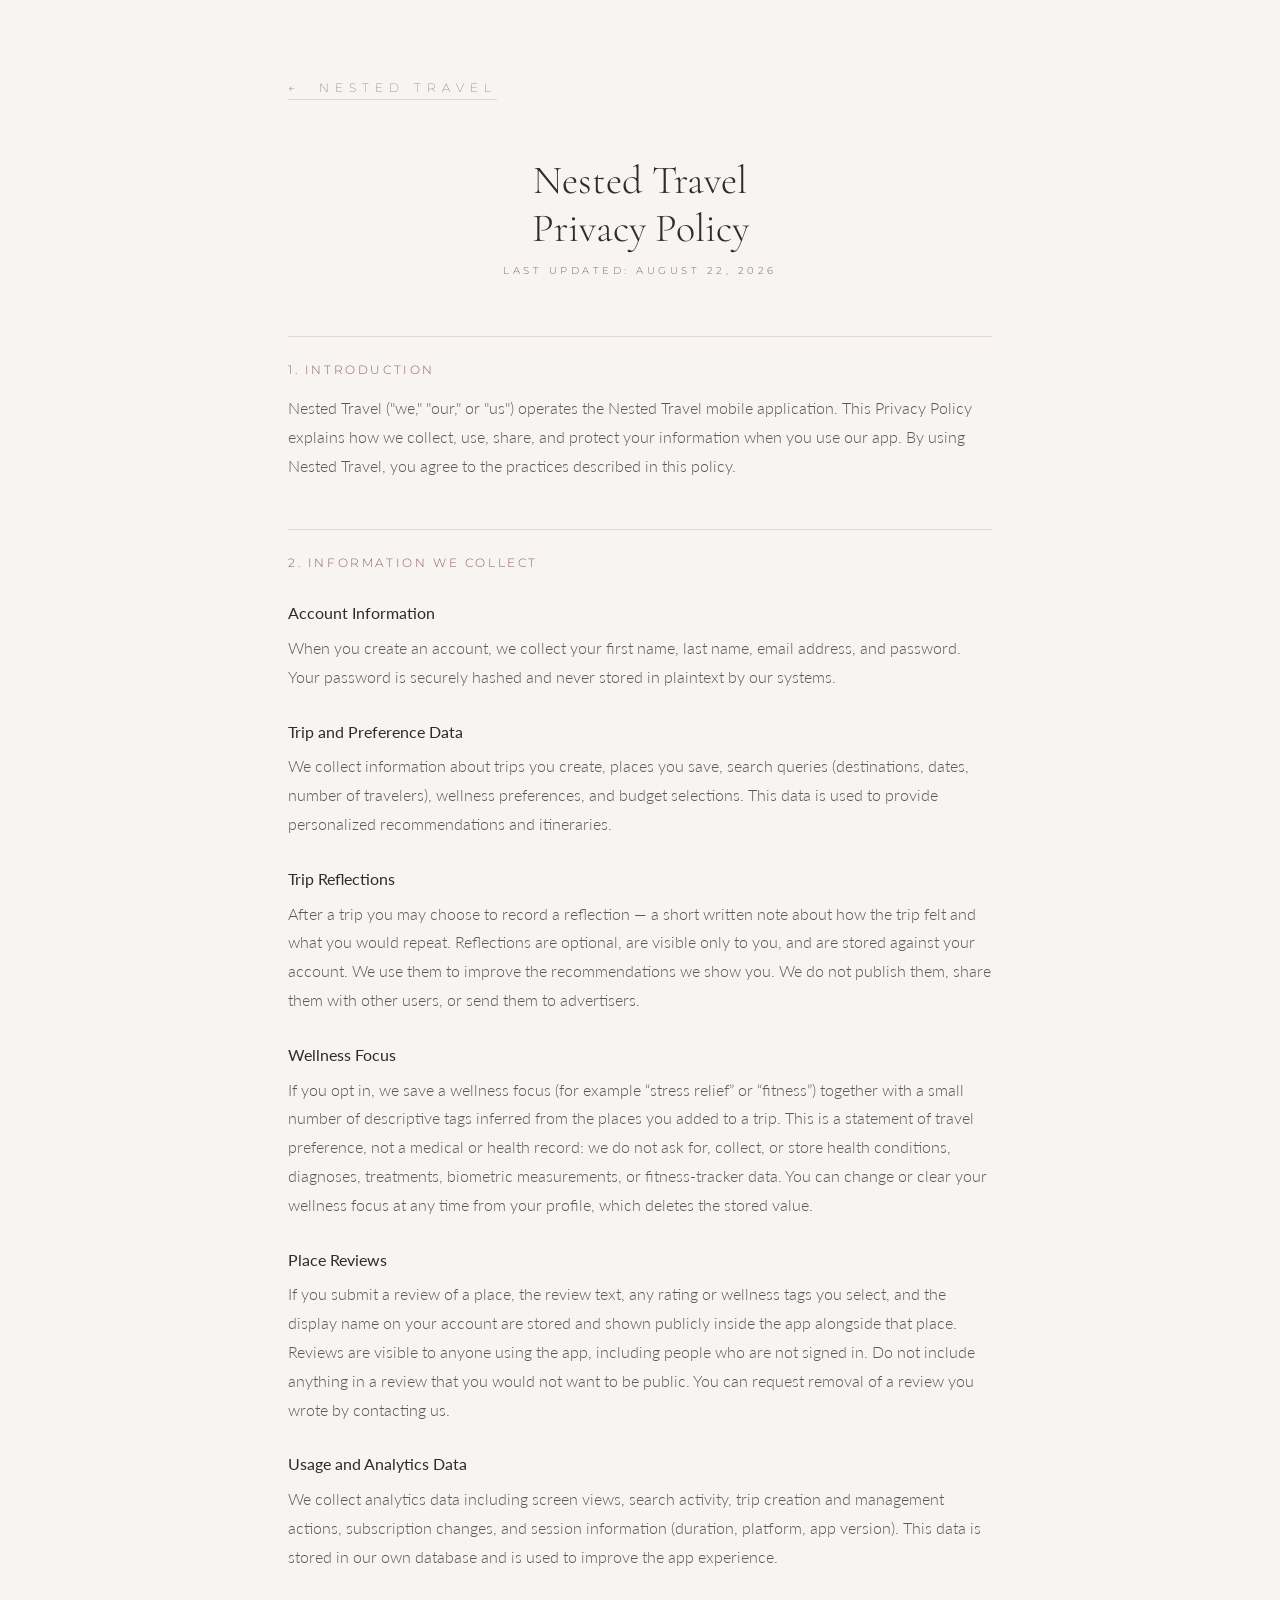
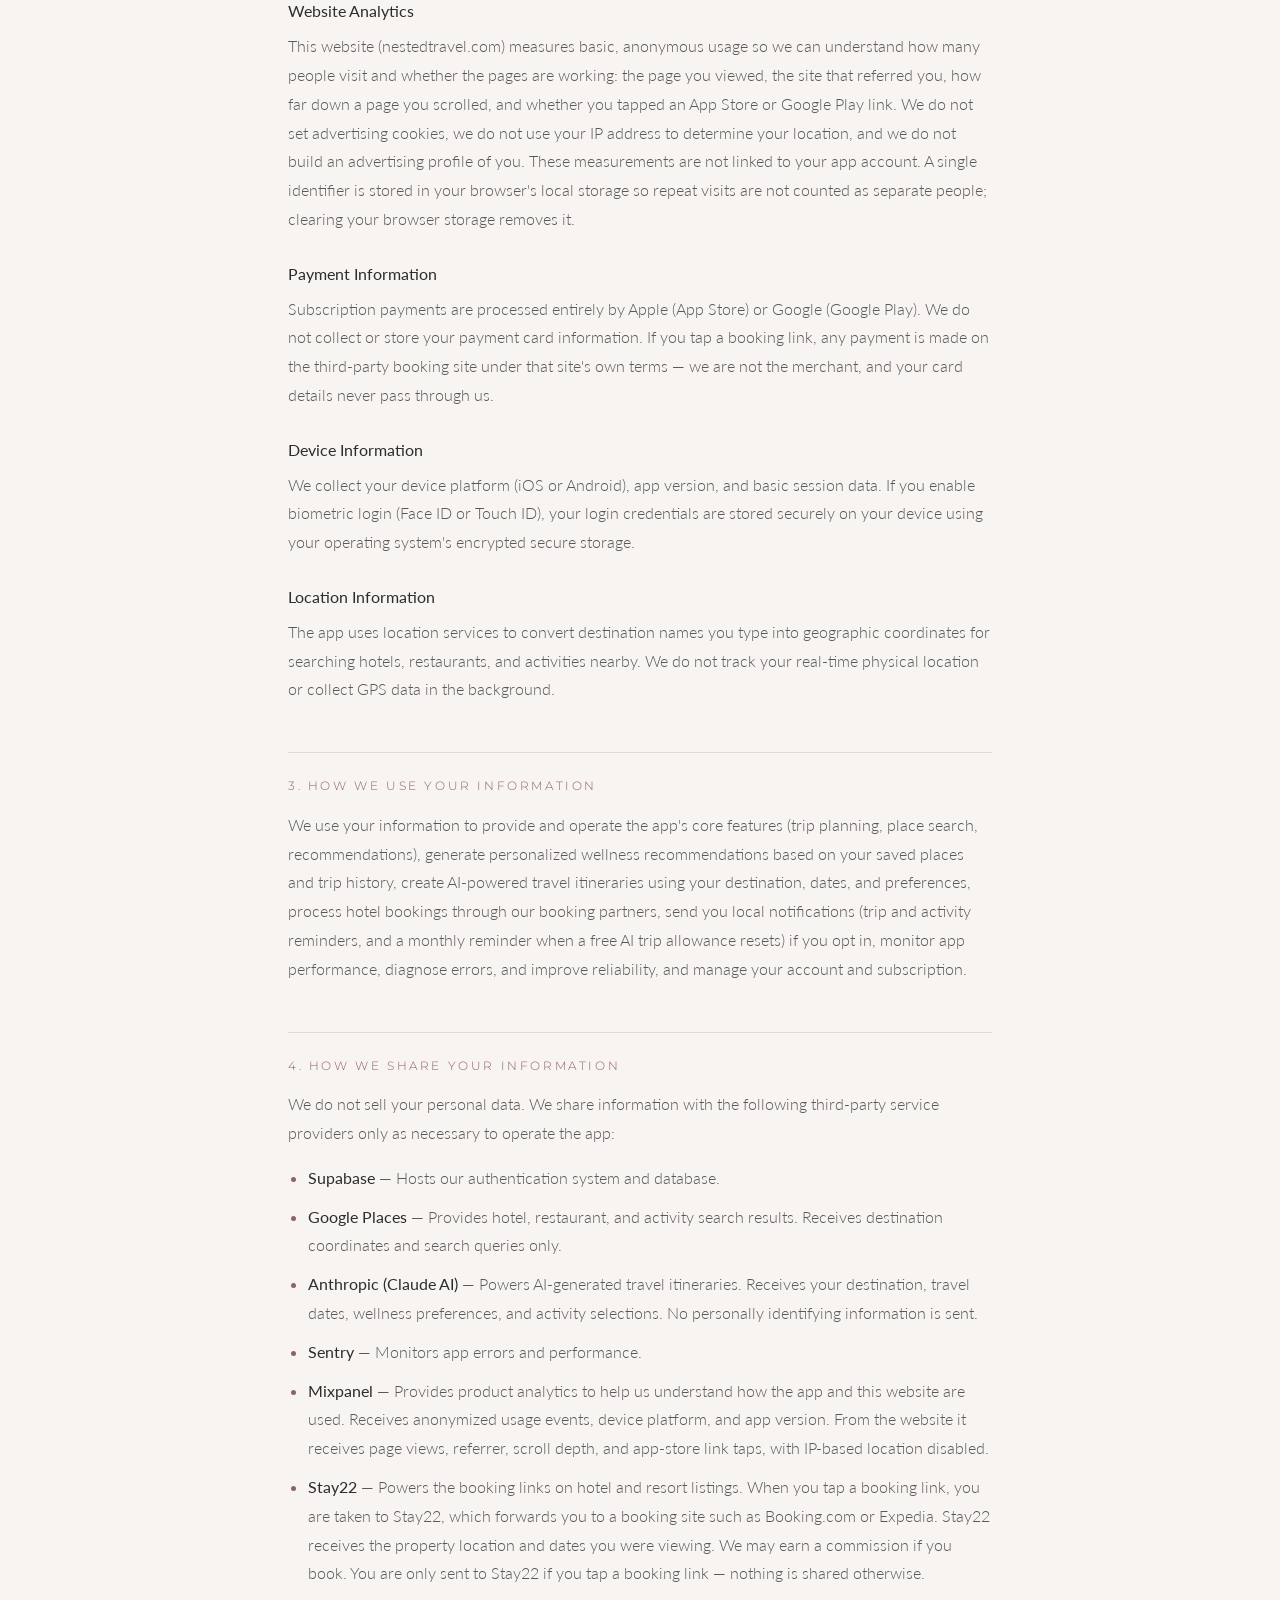
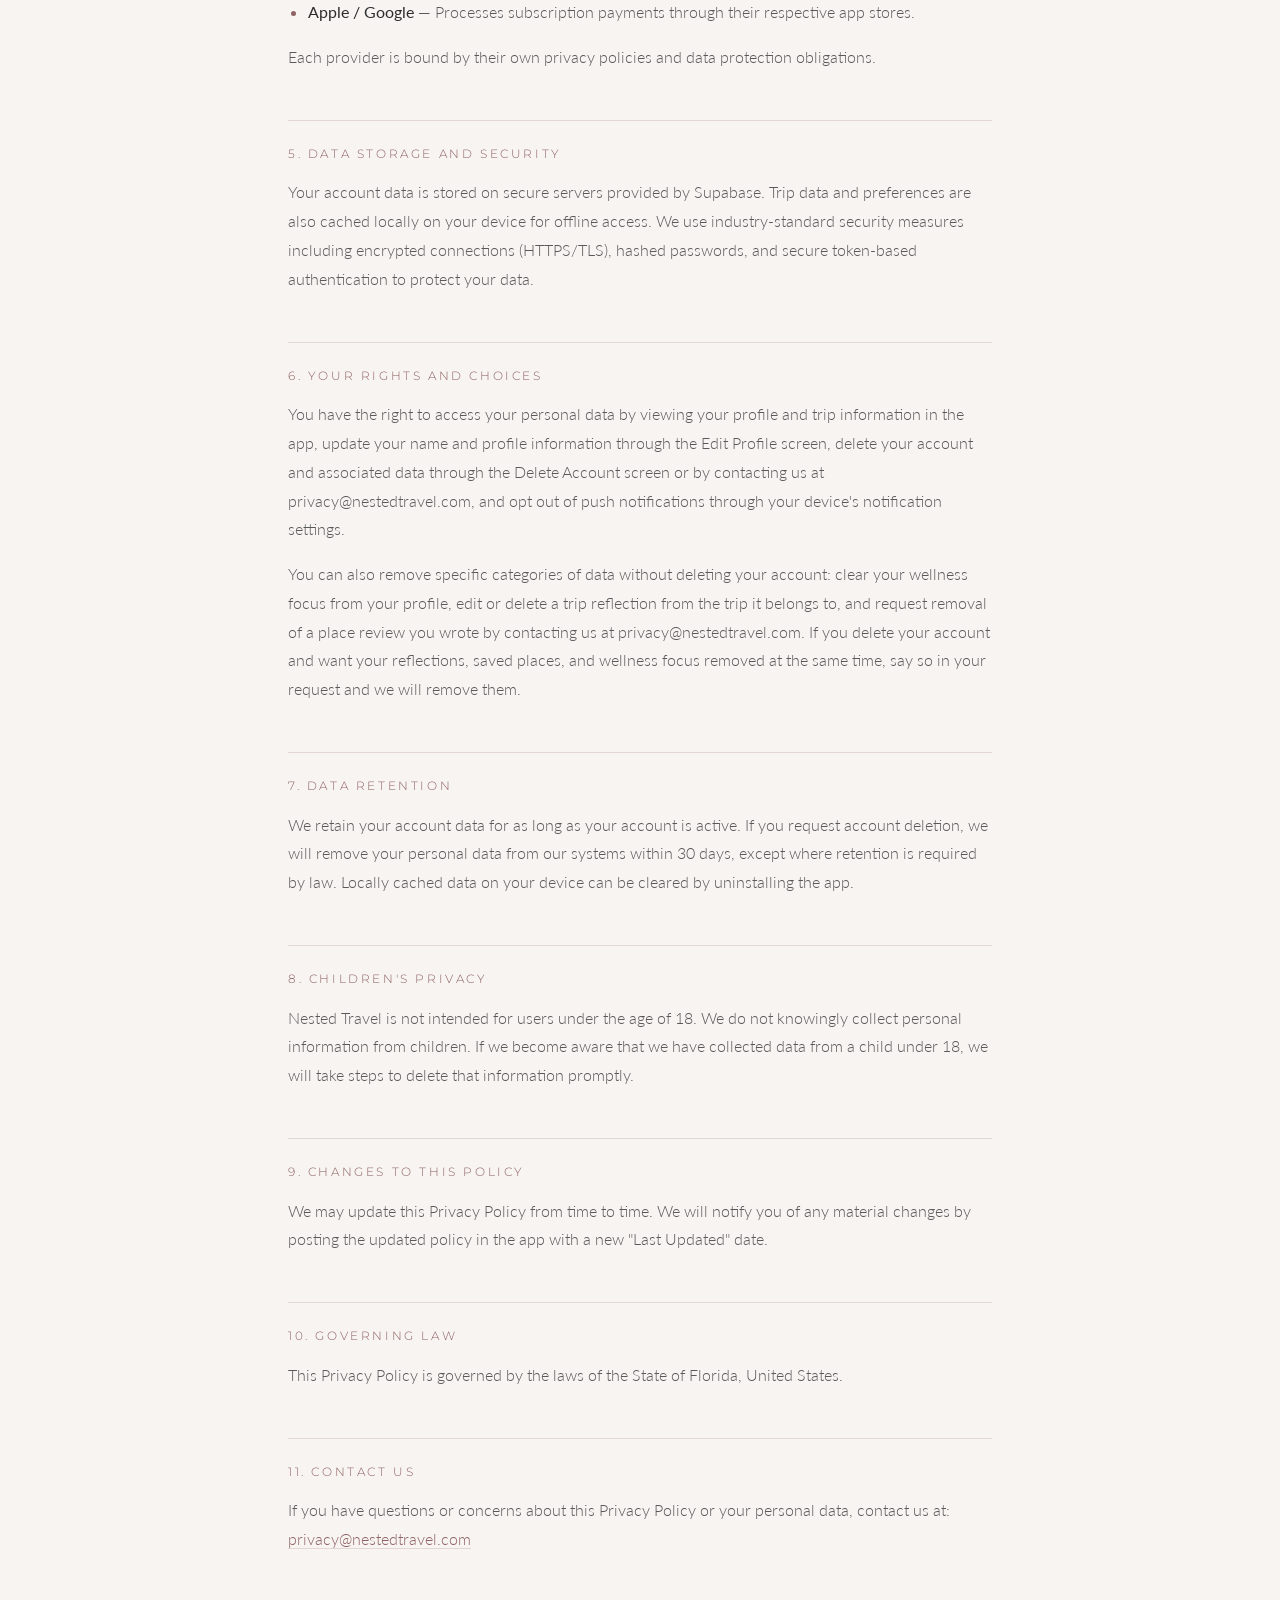
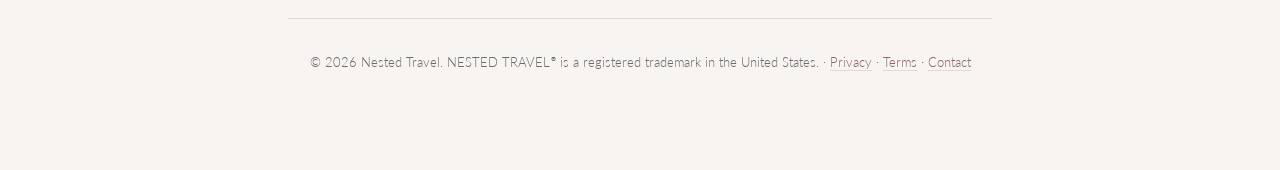
<file: privacy.html>
<!DOCTYPE html>
<html lang="en">
<head>
  <meta charset="UTF-8">
  <meta name="viewport" content="width=device-width, initial-scale=1.0">
  <title>Privacy Policy - Nested Travel</title>
  <style>
    /* Matches the landing page: same dark palette, same type. Body copy is
       lifted to #E0D7D3 on near-black because legal text is read at length. */
    :root {
      --paper:      #F7F4F1;
      --paper-soft: #EFE9E4;
      --ink:        #2D2D2D;
      --ink-soft:   #595959;
      --ink-light:  #6B6B6B;
      --blush:      #CBA5A5;
      --blush-deep: #8F6363;
      --hairline:   rgba(143, 99, 99, 0.20);
    }
    * { margin: 0; padding: 0; box-sizing: border-box; }
    html { -webkit-text-size-adjust: 100%; }
    body {
      font-family: 'Lato', -apple-system, BlinkMacSystemFont, sans-serif;
      font-weight: 300;
      color: var(--ink-soft);
      background: var(--paper);
      line-height: 1.8;
      font-size: 16px;
      -webkit-font-smoothing: antialiased;
    }
    .page { max-width: 760px; margin: 0 auto; padding: 72px 28px 96px; }
    .home {
      display: inline-block;
      font-family: 'Montserrat', sans-serif;
      font-weight: 100;
      font-size: 12px;
      letter-spacing: 6px;
      text-transform: uppercase;
      color: var(--ink);
      text-decoration: none;
      margin-bottom: 56px;
    }
    .home:hover { color: var(--blush-deep); }
    h1 {
      font-family: 'Cormorant Garamond', Georgia, serif;
      font-weight: 300;
      font-size: 40px;
      line-height: 1.2;
      color: var(--ink);
      text-align: center;
      margin-bottom: 10px;
    }
    .meta {
      font-family: 'Montserrat', sans-serif;
      font-weight: 300;
      font-size: 10px;
      letter-spacing: 3.5px;
      text-transform: uppercase;
      color: var(--blush-deep);
      text-align: center;
      margin-bottom: 56px;
    }
    h2 {
      font-family: 'Montserrat', sans-serif;
      font-weight: 300;
      font-size: 12px;
      letter-spacing: 2.6px;
      text-transform: uppercase;
      color: var(--blush-deep);
      margin-top: 48px;
      margin-bottom: 14px;
      padding-top: 22px;
      border-top: 1px solid var(--hairline);
    }
    h3 {
      font-family: 'Lato', sans-serif;
      font-size: 16px;
      font-weight: 400;
      color: var(--ink);
      margin-top: 26px;
      margin-bottom: 6px;
    }
    p, ul { font-size: 16px; margin-bottom: 16px; }
    ul { padding-left: 20px; }
    li { margin-bottom: 10px; }
    li::marker { color: var(--blush-deep); }
    strong { color: var(--ink); font-weight: 400; }
    a { color: var(--blush-deep); text-decoration: none; border-bottom: 1px solid var(--hairline); }
    a:hover { color: var(--ink); }
    footer {
      border-top: 1px solid var(--hairline);
      margin-top: 64px;
      padding-top: 32px;
      text-align: center;
      font-size: 13px;
      color: var(--ink-light);
    }
    @media (max-width: 600px) {
      .page { padding: 48px 22px 72px; }
      h1 { font-size: 30px; }
      .home { margin-bottom: 40px; }
    }
  </style>
  <link rel="preconnect" href="https://fonts.googleapis.com">
  <link rel="preconnect" href="https://fonts.gstatic.com" crossorigin>
  <link href="https://fonts.googleapis.com/css2?family=Cormorant+Garamond:wght@300;400&family=Montserrat:wght@100;300&family=Lato:wght@300;400&display=swap" rel="stylesheet">
  <meta name="theme-color" content="#F7F4F1">
</head>
<body>
  <div class="page">
    <a class="home" href="/">&larr;&nbsp; Nested Travel</a>
<h1>Nested Travel<br>Privacy Policy</h1>
  <p class="meta">Last Updated: August 22, 2026</p>

  <h2>1. Introduction</h2>
  <p>Nested Travel ("we," "our," or "us") operates the Nested Travel mobile application. This Privacy Policy explains how we collect, use, share, and protect your information when you use our app. By using Nested Travel, you agree to the practices described in this policy.</p>

  <h2>2. Information We Collect</h2>

  <h3>Account Information</h3>
  <p>When you create an account, we collect your first name, last name, email address, and password. Your password is securely hashed and never stored in plaintext by our systems.</p>

  <h3>Trip and Preference Data</h3>
  <p>We collect information about trips you create, places you save, search queries (destinations, dates, number of travelers), wellness preferences, and budget selections. This data is used to provide personalized recommendations and itineraries.</p>

  <h3>Trip Reflections</h3>
  <p>After a trip you may choose to record a reflection &mdash; a short written note about how the trip felt and what you would repeat. Reflections are optional, are visible only to you, and are stored against your account. We use them to improve the recommendations we show you. We do not publish them, share them with other users, or send them to advertisers.</p>

  <h3>Wellness Focus</h3>
  <p>If you opt in, we save a wellness focus (for example &ldquo;stress relief&rdquo; or &ldquo;fitness&rdquo;) together with a small number of descriptive tags inferred from the places you added to a trip. This is a statement of travel preference, not a medical or health record: we do not ask for, collect, or store health conditions, diagnoses, treatments, biometric measurements, or fitness-tracker data. You can change or clear your wellness focus at any time from your profile, which deletes the stored value.</p>

  <h3>Place Reviews</h3>
  <p>If you submit a review of a place, the review text, any rating or wellness tags you select, and the display name on your account are stored and shown publicly inside the app alongside that place. Reviews are visible to anyone using the app, including people who are not signed in. Do not include anything in a review that you would not want to be public. You can request removal of a review you wrote by contacting us.</p>

  <h3>Usage and Analytics Data</h3>
  <p>We collect analytics data including screen views, search activity, trip creation and management actions, subscription changes, and session information (duration, platform, app version). This data is stored in our own database and is used to improve the app experience.</p>

  <h3>Website Analytics</h3>
  <p>This website (nestedtravel.com) measures basic, anonymous usage so we can understand how many people visit and whether the pages are working: the page you viewed, the site that referred you, how far down a page you scrolled, and whether you tapped an App Store or Google Play link. We do not set advertising cookies, we do not use your IP address to determine your location, and we do not build an advertising profile of you. These measurements are not linked to your app account. A single identifier is stored in your browser's local storage so repeat visits are not counted as separate people; clearing your browser storage removes it.</p>

  <h3>Payment Information</h3>
  <p>Subscription payments are processed entirely by Apple (App Store) or Google (Google Play). We do not collect or store your payment card information. If you tap a booking link, any payment is made on the third-party booking site under that site's own terms &mdash; we are not the merchant, and your card details never pass through us.</p>

  <h3>Device Information</h3>
  <p>We collect your device platform (iOS or Android), app version, and basic session data. If you enable biometric login (Face ID or Touch ID), your login credentials are stored securely on your device using your operating system's encrypted secure storage.</p>

  <h3>Location Information</h3>
  <p>The app uses location services to convert destination names you type into geographic coordinates for searching hotels, restaurants, and activities nearby. We do not track your real-time physical location or collect GPS data in the background.</p>

  <h2>3. How We Use Your Information</h2>
  <p>We use your information to provide and operate the app's core features (trip planning, place search, recommendations), generate personalized wellness recommendations based on your saved places and trip history, create AI-powered travel itineraries using your destination, dates, and preferences, process hotel bookings through our booking partners, send you local notifications (trip and activity reminders, and a monthly reminder when a free AI trip allowance resets) if you opt in, monitor app performance, diagnose errors, and improve reliability, and manage your account and subscription.</p>

  <h2>4. How We Share Your Information</h2>
  <p>We do not sell your personal data. We share information with the following third-party service providers only as necessary to operate the app:</p>
  <ul>
    <li><strong>Supabase</strong> &mdash; Hosts our authentication system and database.</li>
    <li><strong>Google Places</strong> &mdash; Provides hotel, restaurant, and activity search results. Receives destination coordinates and search queries only.</li>
    <li><strong>Anthropic (Claude AI)</strong> &mdash; Powers AI-generated travel itineraries. Receives your destination, travel dates, wellness preferences, and activity selections. No personally identifying information is sent.</li>
    <li><strong>Sentry</strong> &mdash; Monitors app errors and performance.</li>
    <li><strong>Mixpanel</strong> &mdash; Provides product analytics to help us understand how the app and this website are used. Receives anonymized usage events, device platform, and app version. From the website it receives page views, referrer, scroll depth, and app-store link taps, with IP-based location disabled.</li>
    <li><strong>Stay22</strong> &mdash; Powers the booking links on hotel and resort listings. When you tap a booking link, you are taken to Stay22, which forwards you to a booking site such as Booking.com or Expedia. Stay22 receives the property location and dates you were viewing. We may earn a commission if you book. You are only sent to Stay22 if you tap a booking link &mdash; nothing is shared otherwise.</li>
    <li><strong>Apple / Google</strong> &mdash; Processes subscription payments through their respective app stores.</li>
  </ul>
  <p>Each provider is bound by their own privacy policies and data protection obligations.</p>

  <h2>5. Data Storage and Security</h2>
  <p>Your account data is stored on secure servers provided by Supabase. Trip data and preferences are also cached locally on your device for offline access. We use industry-standard security measures including encrypted connections (HTTPS/TLS), hashed passwords, and secure token-based authentication to protect your data.</p>

  <h2>6. Your Rights and Choices</h2>
  <p>You have the right to access your personal data by viewing your profile and trip information in the app, update your name and profile information through the Edit Profile screen, delete your account and associated data through the Delete Account screen or by contacting us at privacy@nestedtravel.com, and opt out of push notifications through your device's notification settings.</p>

  <p>You can also remove specific categories of data without deleting your account: clear your wellness focus from your profile, edit or delete a trip reflection from the trip it belongs to, and request removal of a place review you wrote by contacting us at privacy@nestedtravel.com. If you delete your account and want your reflections, saved places, and wellness focus removed at the same time, say so in your request and we will remove them.</p>

  <h2>7. Data Retention</h2>
  <p>We retain your account data for as long as your account is active. If you request account deletion, we will remove your personal data from our systems within 30 days, except where retention is required by law. Locally cached data on your device can be cleared by uninstalling the app.</p>

  <h2>8. Children's Privacy</h2>
  <p>Nested Travel is not intended for users under the age of 18. We do not knowingly collect personal information from children. If we become aware that we have collected data from a child under 18, we will take steps to delete that information promptly.</p>

  <h2>9. Changes to This Policy</h2>
  <p>We may update this Privacy Policy from time to time. We will notify you of any material changes by posting the updated policy in the app with a new "Last Updated" date.</p>

  <h2>10. Governing Law</h2>
  <p>This Privacy Policy is governed by the laws of the State of Florida, United States.</p>

  <h2>11. Contact Us</h2>
  <p>If you have questions or concerns about this Privacy Policy or your personal data, contact us at: <a href="mailto:privacy@nestedtravel.com">privacy@nestedtravel.com</a></p>
    <footer>&copy; 2026 Nested Travel. NESTED TRAVEL<sup style="font-size:.45em;line-height:0;letter-spacing:0;font-weight:400;margin-left:1px">&reg;</sup> is a registered trademark in the United States. &middot; <a href="/privacy.html">Privacy</a> &middot; <a href="/terms.html">Terms</a> &middot; <a href="mailto:support@nestedtravel.com">Contact</a></footer>
  </div>
  <script type="module" src="assets/analytics.js"></script>
</body>
</html>
</file>
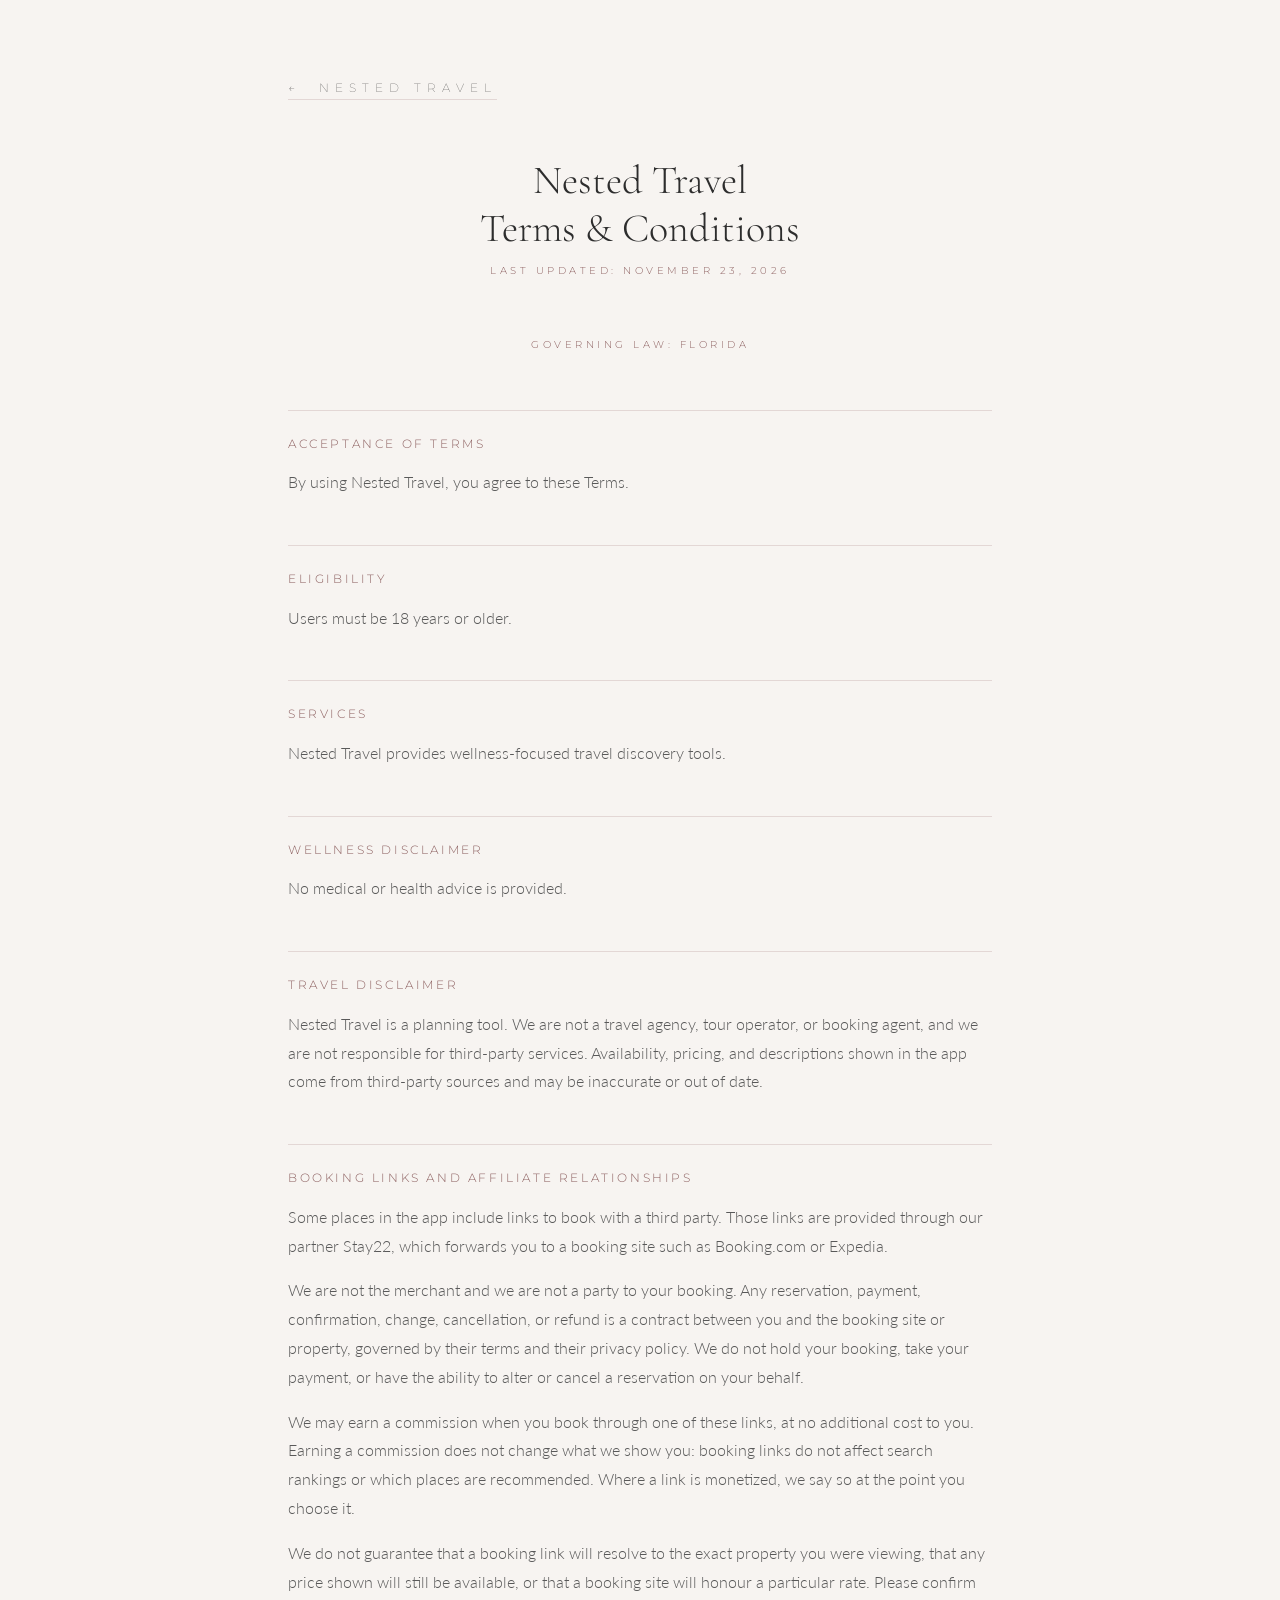
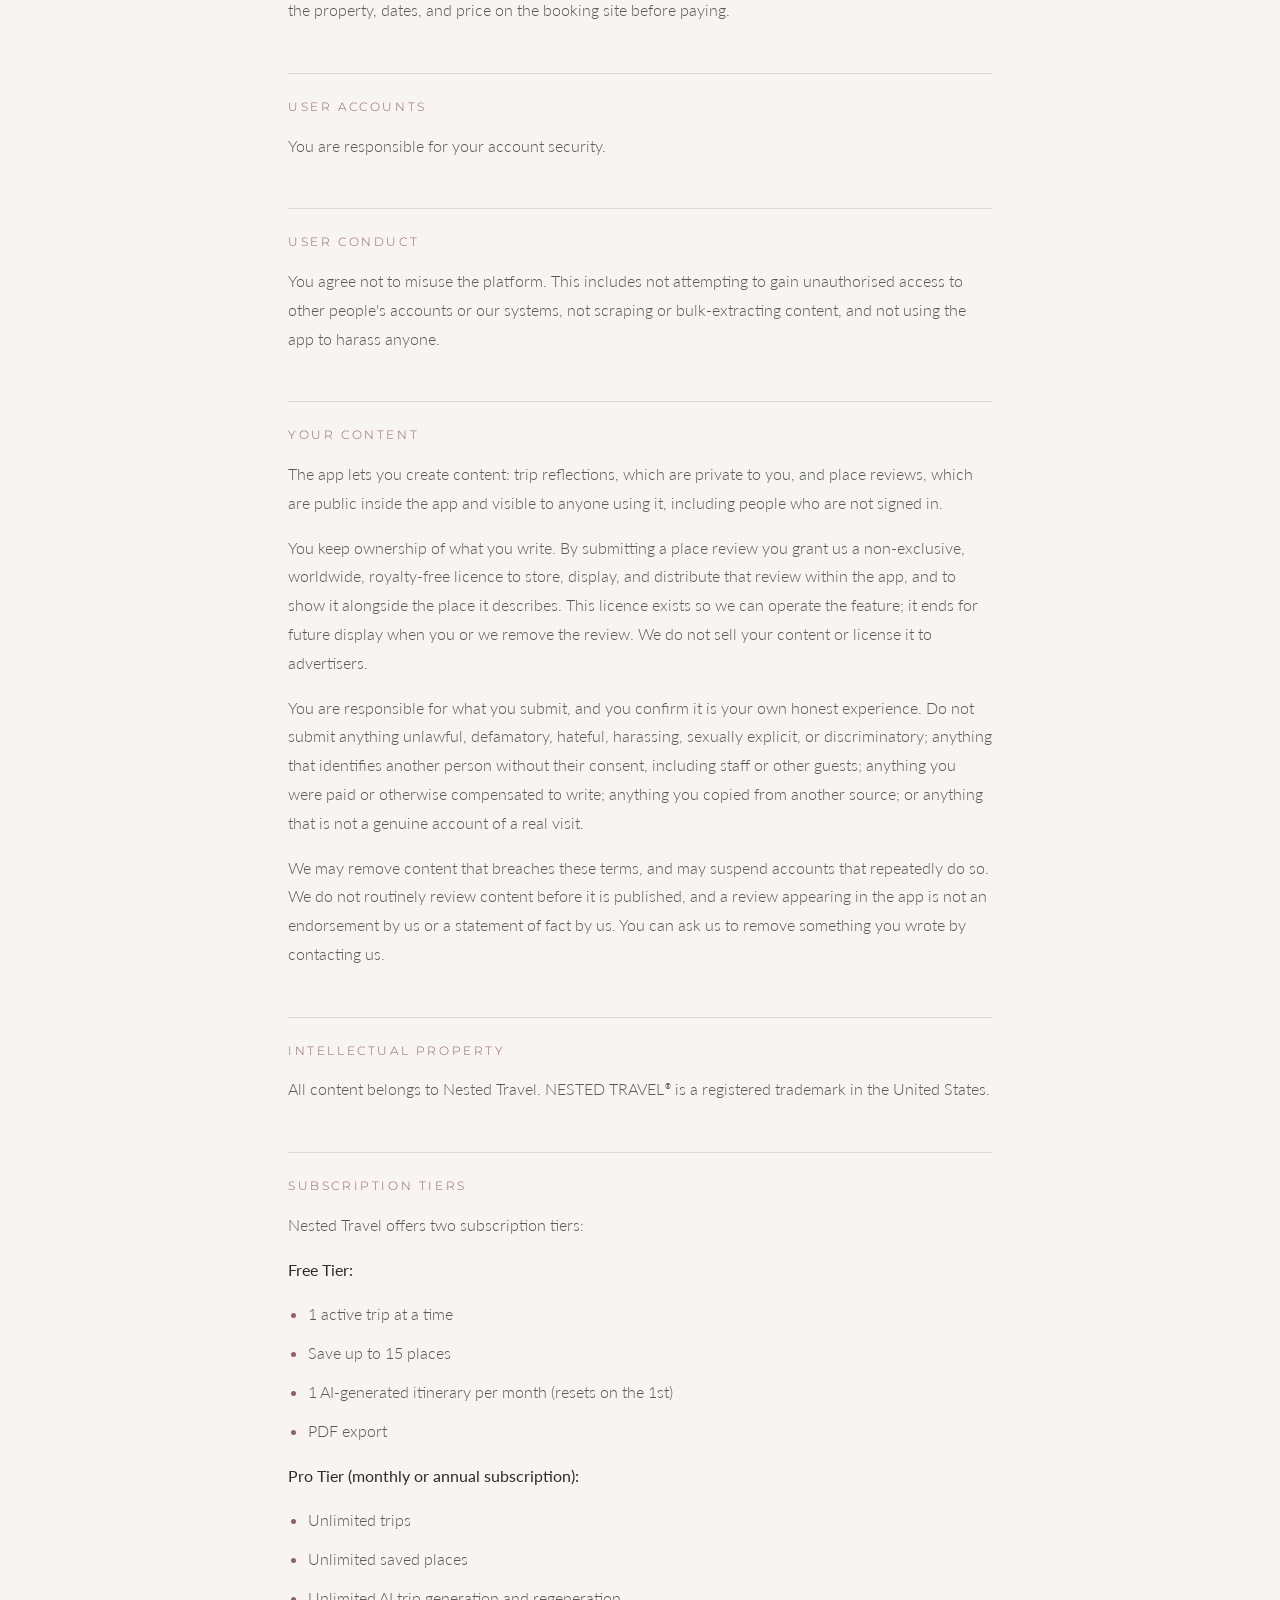
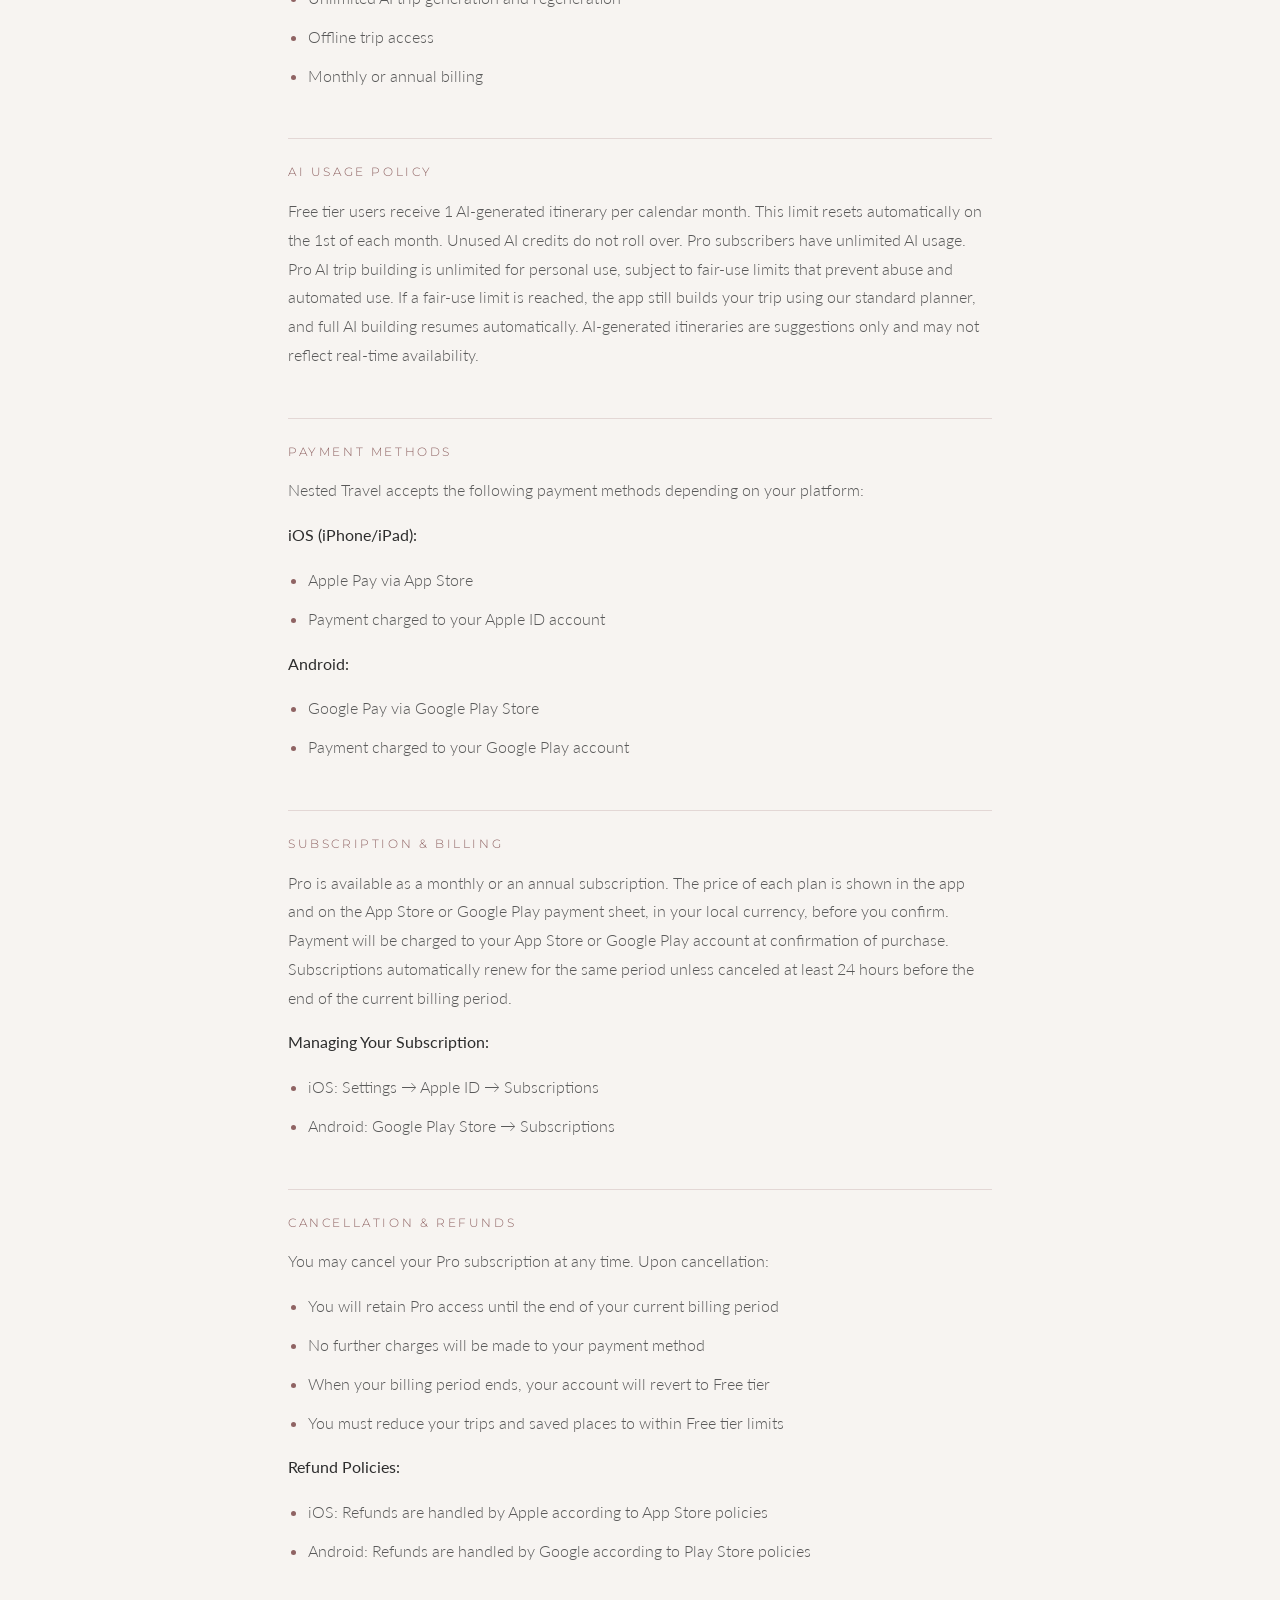
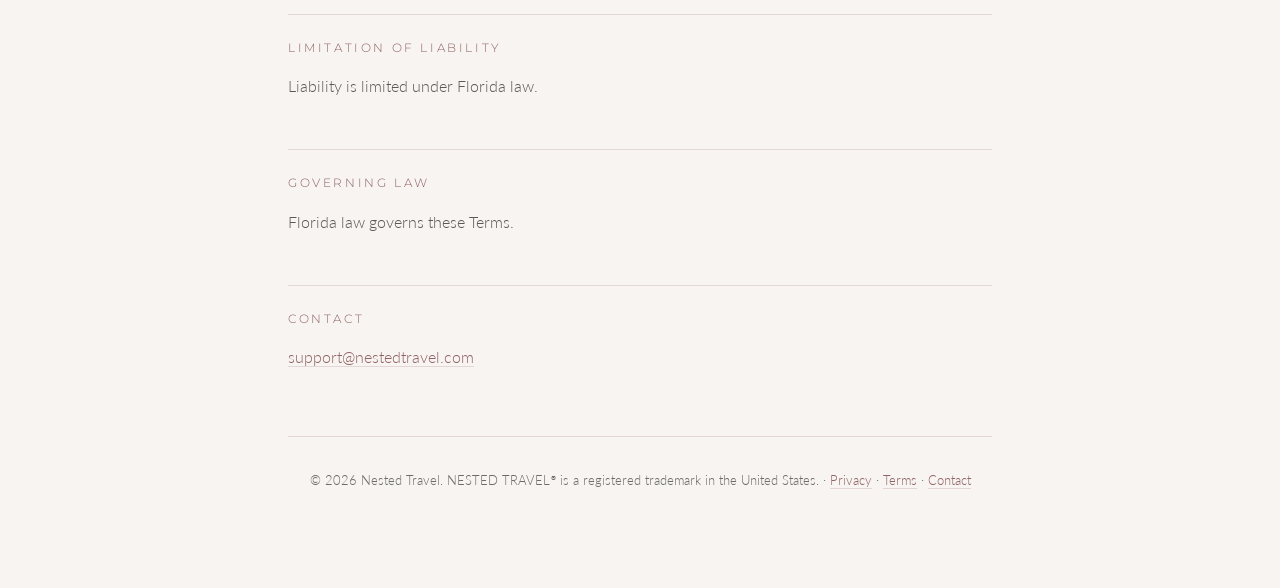
<file: terms.html>
<!DOCTYPE html>
<html lang="en">
<head>
  <meta charset="UTF-8">
  <meta name="viewport" content="width=device-width, initial-scale=1.0">
  <title>Terms &amp; Conditions - Nested Travel</title>
  <style>
    /* Matches the landing page: same dark palette, same type. Body copy is
       lifted to #E0D7D3 on near-black because legal text is read at length. */
    :root {
      --paper:      #F7F4F1;
      --paper-soft: #EFE9E4;
      --ink:        #2D2D2D;
      --ink-soft:   #595959;
      --ink-light:  #6B6B6B;
      --blush:      #CBA5A5;
      --blush-deep: #8F6363;
      --hairline:   rgba(143, 99, 99, 0.20);
    }
    * { margin: 0; padding: 0; box-sizing: border-box; }
    html { -webkit-text-size-adjust: 100%; }
    body {
      font-family: 'Lato', -apple-system, BlinkMacSystemFont, sans-serif;
      font-weight: 300;
      color: var(--ink-soft);
      background: var(--paper);
      line-height: 1.8;
      font-size: 16px;
      -webkit-font-smoothing: antialiased;
    }
    .page { max-width: 760px; margin: 0 auto; padding: 72px 28px 96px; }
    .home {
      display: inline-block;
      font-family: 'Montserrat', sans-serif;
      font-weight: 100;
      font-size: 12px;
      letter-spacing: 6px;
      text-transform: uppercase;
      color: var(--ink);
      text-decoration: none;
      margin-bottom: 56px;
    }
    .home:hover { color: var(--blush-deep); }
    h1 {
      font-family: 'Cormorant Garamond', Georgia, serif;
      font-weight: 300;
      font-size: 40px;
      line-height: 1.2;
      color: var(--ink);
      text-align: center;
      margin-bottom: 10px;
    }
    .meta {
      font-family: 'Montserrat', sans-serif;
      font-weight: 300;
      font-size: 10px;
      letter-spacing: 3.5px;
      text-transform: uppercase;
      color: var(--blush-deep);
      text-align: center;
      margin-bottom: 56px;
    }
    h2 {
      font-family: 'Montserrat', sans-serif;
      font-weight: 300;
      font-size: 12px;
      letter-spacing: 2.6px;
      text-transform: uppercase;
      color: var(--blush-deep);
      margin-top: 48px;
      margin-bottom: 14px;
      padding-top: 22px;
      border-top: 1px solid var(--hairline);
    }
    h3 {
      font-family: 'Lato', sans-serif;
      font-size: 16px;
      font-weight: 400;
      color: var(--ink);
      margin-top: 26px;
      margin-bottom: 6px;
    }
    p, ul { font-size: 16px; margin-bottom: 16px; }
    ul { padding-left: 20px; }
    li { margin-bottom: 10px; }
    li::marker { color: var(--blush-deep); }
    strong { color: var(--ink); font-weight: 400; }
    a { color: var(--blush-deep); text-decoration: none; border-bottom: 1px solid var(--hairline); }
    a:hover { color: var(--ink); }
    footer {
      border-top: 1px solid var(--hairline);
      margin-top: 64px;
      padding-top: 32px;
      text-align: center;
      font-size: 13px;
      color: var(--ink-light);
    }
    @media (max-width: 600px) {
      .page { padding: 48px 22px 72px; }
      h1 { font-size: 30px; }
      .home { margin-bottom: 40px; }
    }
  </style>
  <link rel="preconnect" href="https://fonts.googleapis.com">
  <link rel="preconnect" href="https://fonts.gstatic.com" crossorigin>
  <link href="https://fonts.googleapis.com/css2?family=Cormorant+Garamond:wght@300;400&family=Montserrat:wght@100;300&family=Lato:wght@300;400&display=swap" rel="stylesheet">
  <meta name="theme-color" content="#F7F4F1">
</head>
<body>
  <div class="page">
    <a class="home" href="/">&larr;&nbsp; Nested Travel</a>
<h1>Nested Travel<br>Terms &amp; Conditions</h1>
  <p class="meta">Last Updated: November 23, 2026</p>
  <p class="meta">Governing Law: Florida</p>

  <h2>Acceptance of Terms</h2>
  <p>By using Nested Travel, you agree to these Terms.</p>

  <h2>Eligibility</h2>
  <p>Users must be 18 years or older.</p>

  <h2>Services</h2>
  <p>Nested Travel provides wellness-focused travel discovery tools.</p>

  <h2>Wellness Disclaimer</h2>
  <p>No medical or health advice is provided.</p>

  <h2>Travel Disclaimer</h2>
  <p>Nested Travel is a planning tool. We are not a travel agency, tour operator, or booking agent, and we are not responsible for third-party services. Availability, pricing, and descriptions shown in the app come from third-party sources and may be inaccurate or out of date.</p>

  <h2>Booking Links and Affiliate Relationships</h2>
  <p>Some places in the app include links to book with a third party. Those links are provided through our partner Stay22, which forwards you to a booking site such as Booking.com or Expedia.</p>
  <p>We are not the merchant and we are not a party to your booking. Any reservation, payment, confirmation, change, cancellation, or refund is a contract between you and the booking site or property, governed by their terms and their privacy policy. We do not hold your booking, take your payment, or have the ability to alter or cancel a reservation on your behalf.</p>
  <p>We may earn a commission when you book through one of these links, at no additional cost to you. Earning a commission does not change what we show you: booking links do not affect search rankings or which places are recommended. Where a link is monetized, we say so at the point you choose it.</p>
  <p>We do not guarantee that a booking link will resolve to the exact property you were viewing, that any price shown will still be available, or that a booking site will honour a particular rate. Please confirm the property, dates, and price on the booking site before paying.</p>

  <h2>User Accounts</h2>
  <p>You are responsible for your account security.</p>

  <h2>User Conduct</h2>
  <p>You agree not to misuse the platform. This includes not attempting to gain unauthorised access to other people's accounts or our systems, not scraping or bulk-extracting content, and not using the app to harass anyone.</p>

  <h2>Your Content</h2>
  <p>The app lets you create content: trip reflections, which are private to you, and place reviews, which are public inside the app and visible to anyone using it, including people who are not signed in.</p>
  <p>You keep ownership of what you write. By submitting a place review you grant us a non-exclusive, worldwide, royalty-free licence to store, display, and distribute that review within the app, and to show it alongside the place it describes. This licence exists so we can operate the feature; it ends for future display when you or we remove the review. We do not sell your content or license it to advertisers.</p>
  <p>You are responsible for what you submit, and you confirm it is your own honest experience. Do not submit anything unlawful, defamatory, hateful, harassing, sexually explicit, or discriminatory; anything that identifies another person without their consent, including staff or other guests; anything you were paid or otherwise compensated to write; anything you copied from another source; or anything that is not a genuine account of a real visit.</p>
  <p>We may remove content that breaches these terms, and may suspend accounts that repeatedly do so. We do not routinely review content before it is published, and a review appearing in the app is not an endorsement by us or a statement of fact by us. You can ask us to remove something you wrote by contacting us.</p>

  <h2>Intellectual Property</h2>
  <p>All content belongs to Nested Travel. NESTED TRAVEL<sup style="font-size:.45em;line-height:0;letter-spacing:0;font-weight:400;margin-left:1px">&reg;</sup> is a registered trademark in the United States.</p>

  <h2>Subscription Tiers</h2>
  <p>Nested Travel offers two subscription tiers:</p>
  <p><strong>Free Tier:</strong></p>
  <ul>
    <li>1 active trip at a time</li>
    <li>Save up to 15 places</li>
    <li>1 AI-generated itinerary per month (resets on the 1st)</li>
    <li>PDF export</li>
  </ul>
  <p><strong>Pro Tier (monthly or annual subscription):</strong></p>
  <ul>
    <li>Unlimited trips</li>
    <li>Unlimited saved places</li>
    <li>Unlimited AI trip generation and regeneration</li>
    <li>Offline trip access</li>
    <li>Monthly or annual billing</li>
  </ul>

  <h2>AI Usage Policy</h2>
  <p>Free tier users receive 1 AI-generated itinerary per calendar month. This limit resets automatically on the 1st of each month. Unused AI credits do not roll over. Pro subscribers have unlimited AI usage. Pro AI trip building is unlimited for personal use, subject to fair-use limits that prevent abuse and automated use. If a fair-use limit is reached, the app still builds your trip using our standard planner, and full AI building resumes automatically. AI-generated itineraries are suggestions only and may not reflect real-time availability.</p>

  <h2>Payment Methods</h2>
  <p>Nested Travel accepts the following payment methods depending on your platform:</p>
  <p><strong>iOS (iPhone/iPad):</strong></p>
  <ul>
    <li>Apple Pay via App Store</li>
    <li>Payment charged to your Apple ID account</li>
  </ul>
  <p><strong>Android:</strong></p>
  <ul>
    <li>Google Pay via Google Play Store</li>
    <li>Payment charged to your Google Play account</li>
  </ul>

  <h2>Subscription &amp; Billing</h2>
  <p>Pro is available as a monthly or an annual subscription. The price of each plan is shown in the app and on the App Store or Google Play payment sheet, in your local currency, before you confirm. Payment will be charged to your App Store or Google Play account at confirmation of purchase. Subscriptions automatically renew for the same period unless canceled at least 24 hours before the end of the current billing period.</p>
  <p><strong>Managing Your Subscription:</strong></p>
  <ul>
    <li>iOS: Settings &rarr; Apple ID &rarr; Subscriptions</li>
    <li>Android: Google Play Store &rarr; Subscriptions</li>
  </ul>

  <h2>Cancellation &amp; Refunds</h2>
  <p>You may cancel your Pro subscription at any time. Upon cancellation:</p>
  <ul>
    <li>You will retain Pro access until the end of your current billing period</li>
    <li>No further charges will be made to your payment method</li>
    <li>When your billing period ends, your account will revert to Free tier</li>
    <li>You must reduce your trips and saved places to within Free tier limits</li>
  </ul>
  <p><strong>Refund Policies:</strong></p>
  <ul>
    <li>iOS: Refunds are handled by Apple according to App Store policies</li>
    <li>Android: Refunds are handled by Google according to Play Store policies</li>
  </ul>

  <h2>Limitation of Liability</h2>
  <p>Liability is limited under Florida law.</p>

  <h2>Governing Law</h2>
  <p>Florida law governs these Terms.</p>

  <h2>Contact</h2>
  <p><a href="mailto:support@nestedtravel.com">support@nestedtravel.com</a></p>
    <footer>&copy; 2026 Nested Travel. NESTED TRAVEL<sup style="font-size:.45em;line-height:0;letter-spacing:0;font-weight:400;margin-left:1px">&reg;</sup> is a registered trademark in the United States. &middot; <a href="/privacy.html">Privacy</a> &middot; <a href="/terms.html">Terms</a> &middot; <a href="mailto:support@nestedtravel.com">Contact</a></footer>
  </div>
  <script type="module" src="assets/analytics.js"></script>
</body>
</html>
</file>
